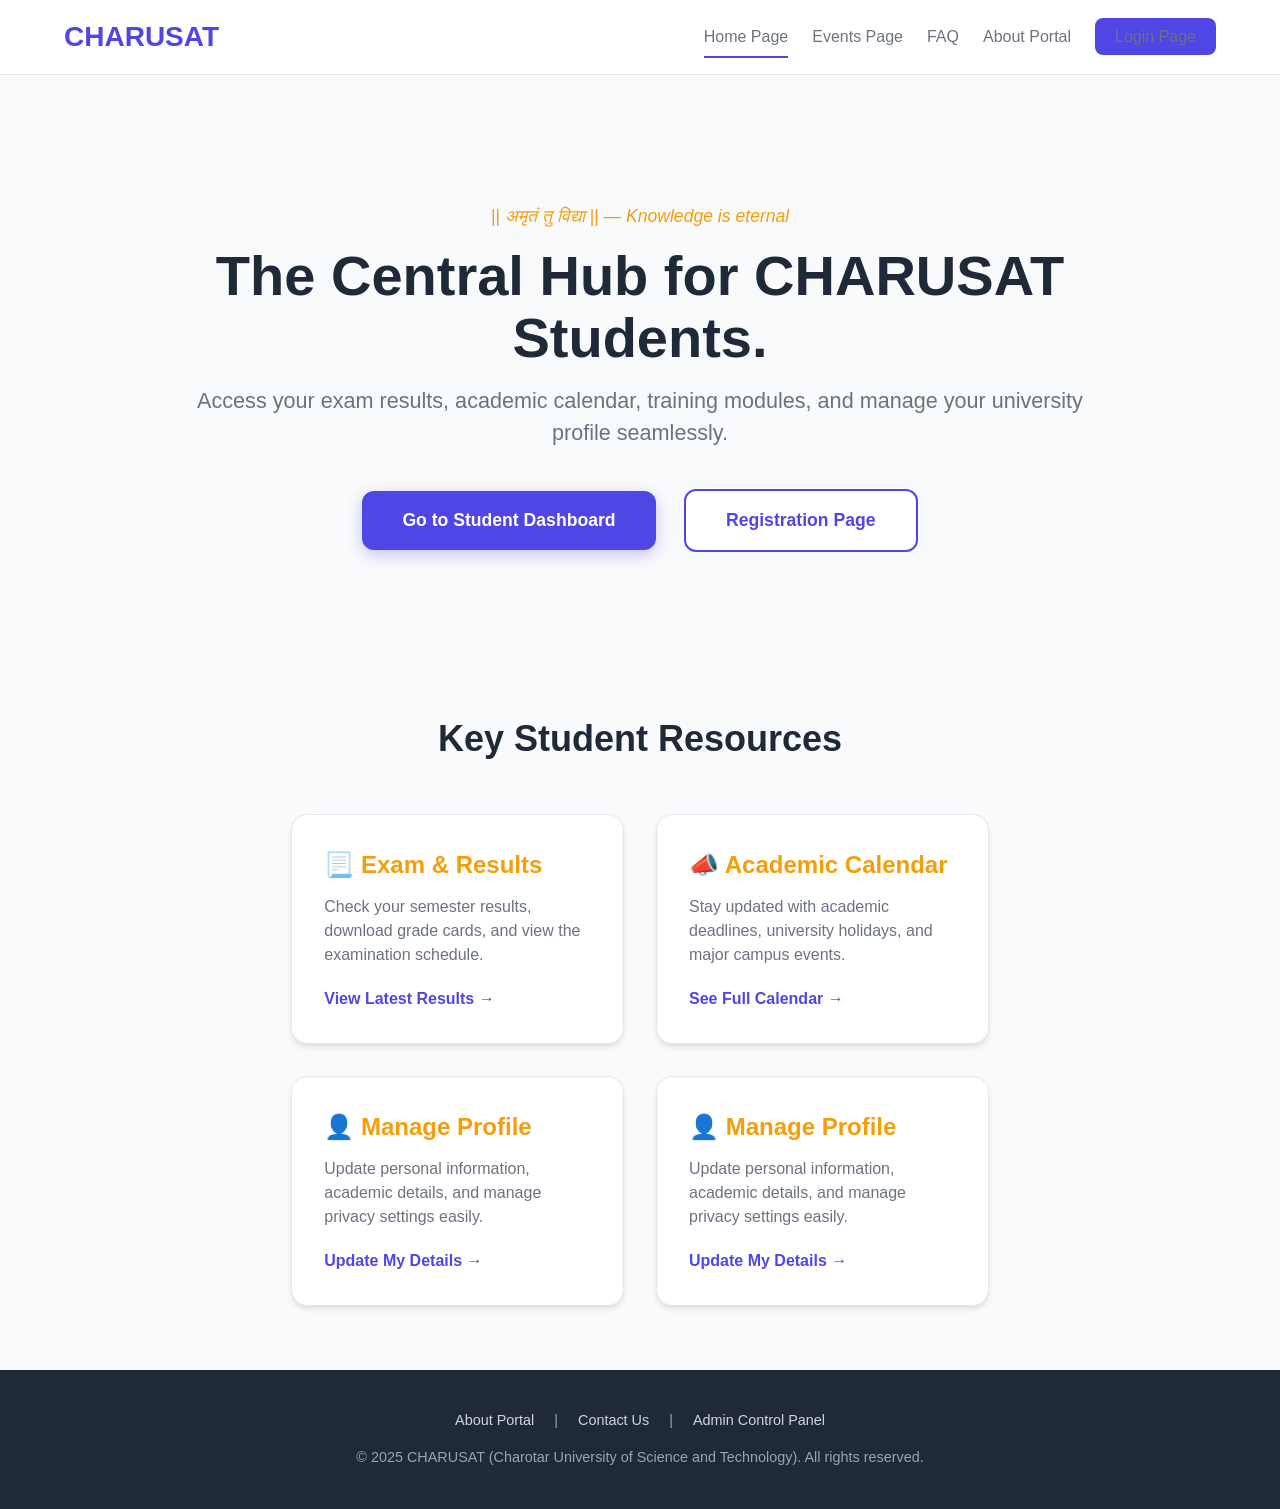
<file: index.html>
<!DOCTYPE html>
<html lang="en">

<head>
    <meta charset="UTF-8">
    <link rel="stylesheet" type="text/css" href="css/index.css">
    <meta name="viewport" content="width=device-width, initial-scale=1.0">
    <title>CHARUSAT | Student E-Portal - Knowledge is Eternal</title>
</head>

<body>
    <header class="main-header">
        <div class="logo">CHARUSAT</div>
        <nav class="main-nav">
            <ul>
                <li><a href="index.html" class="active">Home Page</a></li>
                <li><a href="events.html">Events Page</a></li>
                <li><a href="faq.html">FAQ</a></li>
                <li><a href="about.html">About Portal</a></li>
                <li><a href="login.html" class="nav-button">Login Page</a></li>
            </ul>
        </nav>
    </header>

    <section class="hero">
        <div class="hero-content">
            <p class="motto">|| अमृतं तु विद्या || — Knowledge is eternal</p>
            <h1>The Central Hub for CHARUSAT Students.</h1>
            <p>Access your exam results, academic calendar, training modules, and manage your university profile
                seamlessly.</p>
            <a href="dashboard.html" class="cta-button">Go to Student Dashboard</a>
            <a href="register.html" class="cta-button cta-secondary">Registration Page</a>
        </div>
    </section>

    <section class="quick-links">
        <h2>Key Student Resources</h2>
        <div class="card-grid">

            <div class="info-card">
                <h4>&#128195; Exam & Results</h4>
                <p>Check your semester results, download grade cards, and view the examination schedule.</p>
                <a href="dashboard.html" class="card-link">View Latest Results &rarr;</a>
            </div>

            <div class="info-card">
                <h4>&#128227; Academic Calendar</h4>
                <p>Stay updated with academic deadlines, university holidays, and major campus events.</p>
                <a href="events.html" class="card-link">See Full Calendar &rarr;</a>
            </div>

            <div class="info-card">
                <h4>&#128100; Manage Profile</h4>
                <p>Update personal information, academic details, and manage privacy settings easily.</p>
                <a href="profile.html" class="card-link">Update My Details &rarr;</a>
            </div>

            <div class="info-card">
                <h4>&#128100; Manage Profile</h4>
                <p>Update personal information, academic details, and manage privacy settings easily.</p>
                <a href="profile.html" class="card-link">Update My Details &rarr;</a>
            </div>
        </div>
    </section>

    <footer class="main-footer">
        <div class="footer-links">
            <a href="about.html">About Portal</a> |
            <a href="contact.html">Contact Us</a> |
            <a href="admin.html">Admin Control Panel</a>
        </div>
        <p>&copy; 2025 CHARUSAT (Charotar University of Science and Technology). All rights reserved.</p>
    </footer>
</body>

</html>
</file>
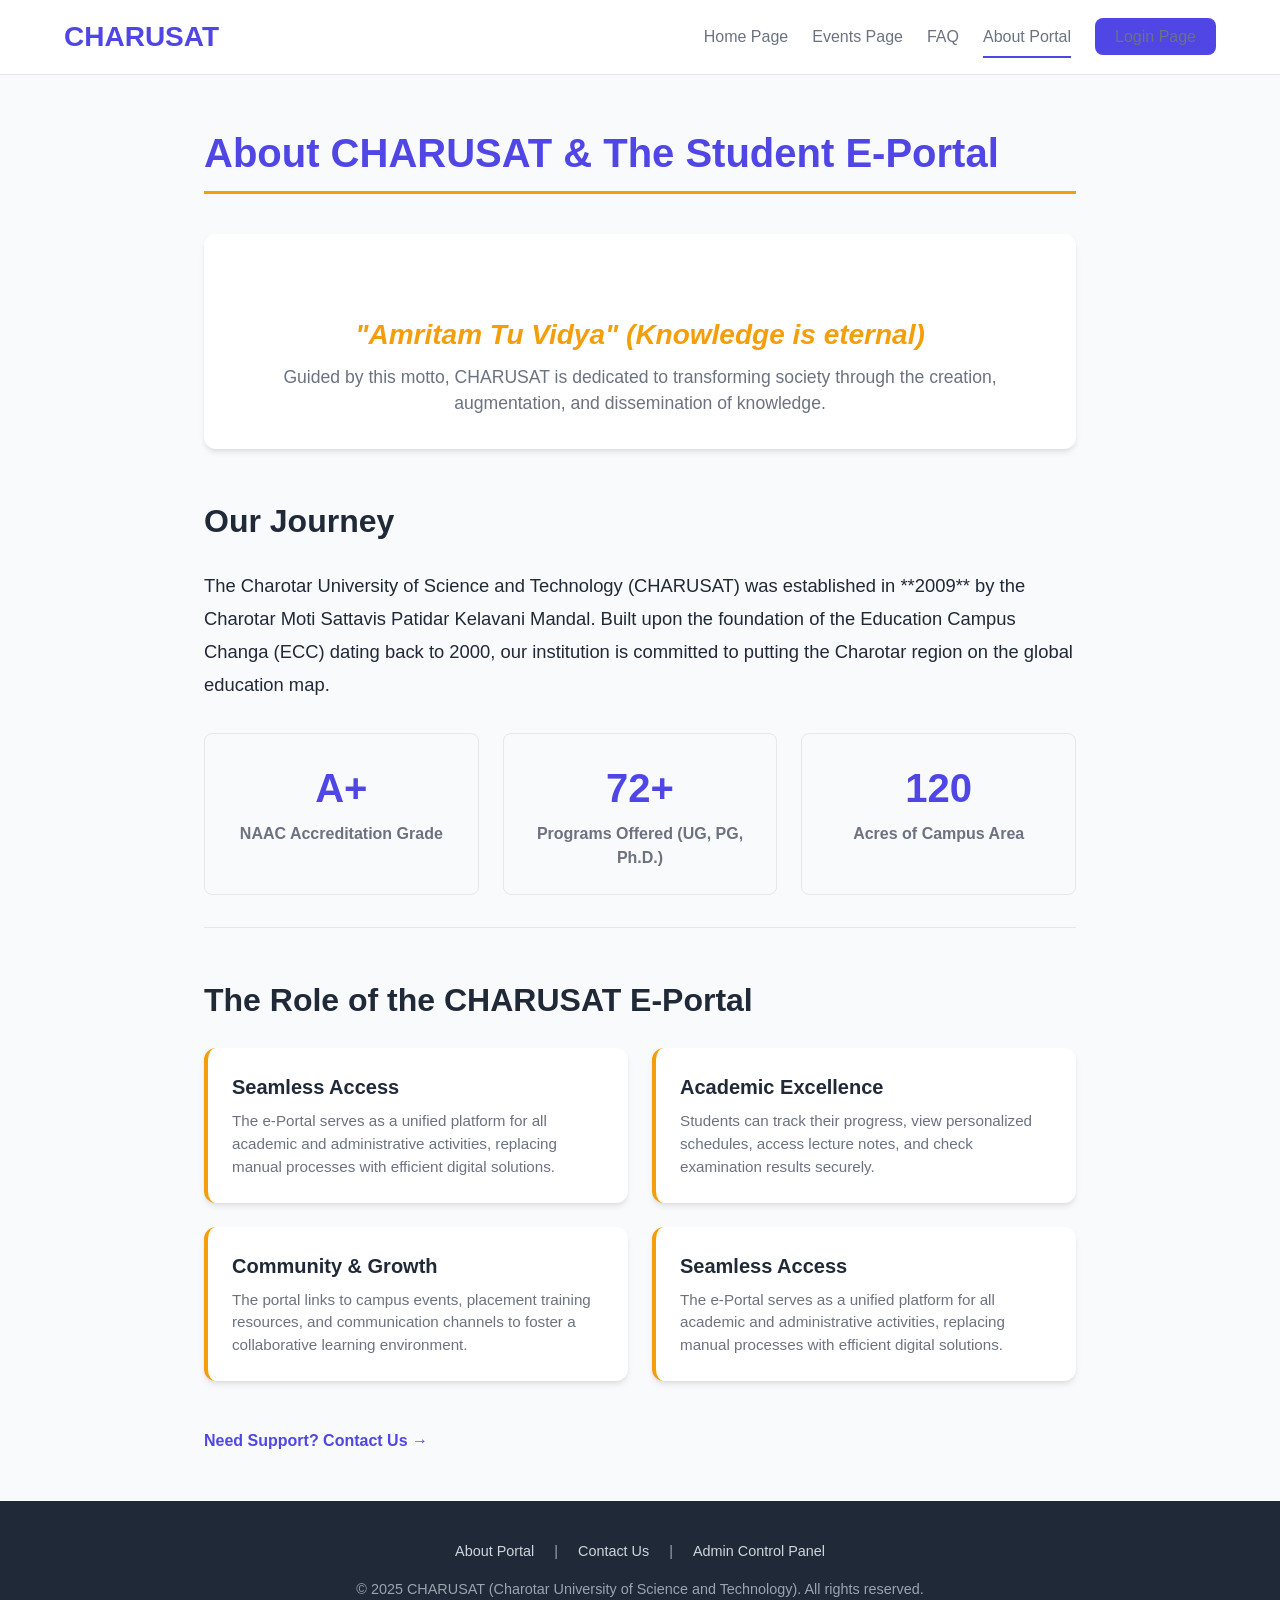
<file: about.html>
<!DOCTYPE html>
<html lang="en">

<head>
    <meta charset="UTF-8">
    <link rel="stylesheet" type="text/css" href="css/about.css">
    <meta name="viewport" content="width=device-width, initial-scale=1.0">
    <title>CHARUSAT | About Portal & University</title>

</head>

<body>
    <header class="main-header">
        <div class="logo">CHARUSAT</div>
        <nav class="main-nav">
            <ul>
                <li><a href="index.html">Home Page</a></li>
                <li><a href="events.html">Events Page</a></li>
                <li><a href="faq.html">FAQ</a></li>
                <li><a href="about.html" class="active">About Portal</a></li>
                <li><a href="login.html" class="nav-button">Login Page</a></li>
            </ul>
        </nav>
    </header>

    <main class="about-page-container">
        <h1>About CHARUSAT & The Student E-Portal</h1>

        <section class="motto-section">
            <h2 class="motto-text">"Amritam Tu Vidya" (Knowledge is eternal)</h2>
            <p>Guided by this motto, CHARUSAT is dedicated to transforming society through the creation, augmentation,
                and dissemination of knowledge.</p>
        </section>

        <section class="history-section">
            <h2>Our Journey</h2>
            <p class="lead-paragraph">The Charotar University of Science and Technology (CHARUSAT) was established in
                **2009** by the Charotar Moti Sattavis Patidar Kelavani Mandal. Built upon the foundation of the
                Education Campus Changa (ECC) dating back to 2000, our institution is committed to putting the Charotar
                region on the global education map.</p>

            <div class="stats-grid">
                <div class="stat-card">
                    <h3>A+</h3>
                    <p>NAAC Accreditation Grade</p>
                </div>
                <div class="stat-card">
                    <h3>72+</h3>
                    <p>Programs Offered (UG, PG, Ph.D.)</p>
                </div>
                <div class="stat-card">
                    <h3>120</h3>
                    <p>Acres of Campus Area</p>
                </div>
            </div>
        </section>

        <section class="portal-purpose-section">
            <h2>The Role of the CHARUSAT E-Portal</h2>
            <div class="features-list">
                <div class="feature-item">
                    <h4>Seamless Access</h4>
                    <p>The e-Portal serves as a unified platform for all academic and administrative activities,
                        replacing manual processes with efficient digital solutions.</p>
                </div>
                <div class="feature-item">
                    <h4>Academic Excellence</h4>
                    <p>Students can track their progress, view personalized schedules, access lecture notes, and check
                        examination results securely.</p>
                </div>
                <div class="feature-item">
                    <h4>Community & Growth</h4>
                    <p>The portal links to campus events, placement training resources, and communication channels to
                        foster a collaborative learning environment.</p>
                </div>
                <div class="feature-item">
                    <h4>Seamless Access</h4>
                    <p>The e-Portal serves as a unified platform for all academic and administrative activities,
                        replacing manual processes with efficient digital solutions.</p>
                </div>
            </div>
            <a href="contact.html" class="primary-link">Need Support? Contact Us →</a>
        </section>
    </main>

    <footer class="main-footer">
        <div class="footer-links">
            <a href="about.html">About Portal</a> |
            <a href="contact.html">Contact Us</a> |
            <a href="admin.html">Admin Control Panel</a>
        </div>
        <p>&copy; 2025 CHARUSAT (Charotar University of Science and Technology). All rights reserved.</p>
    </footer>

</body>

</html>
</file>
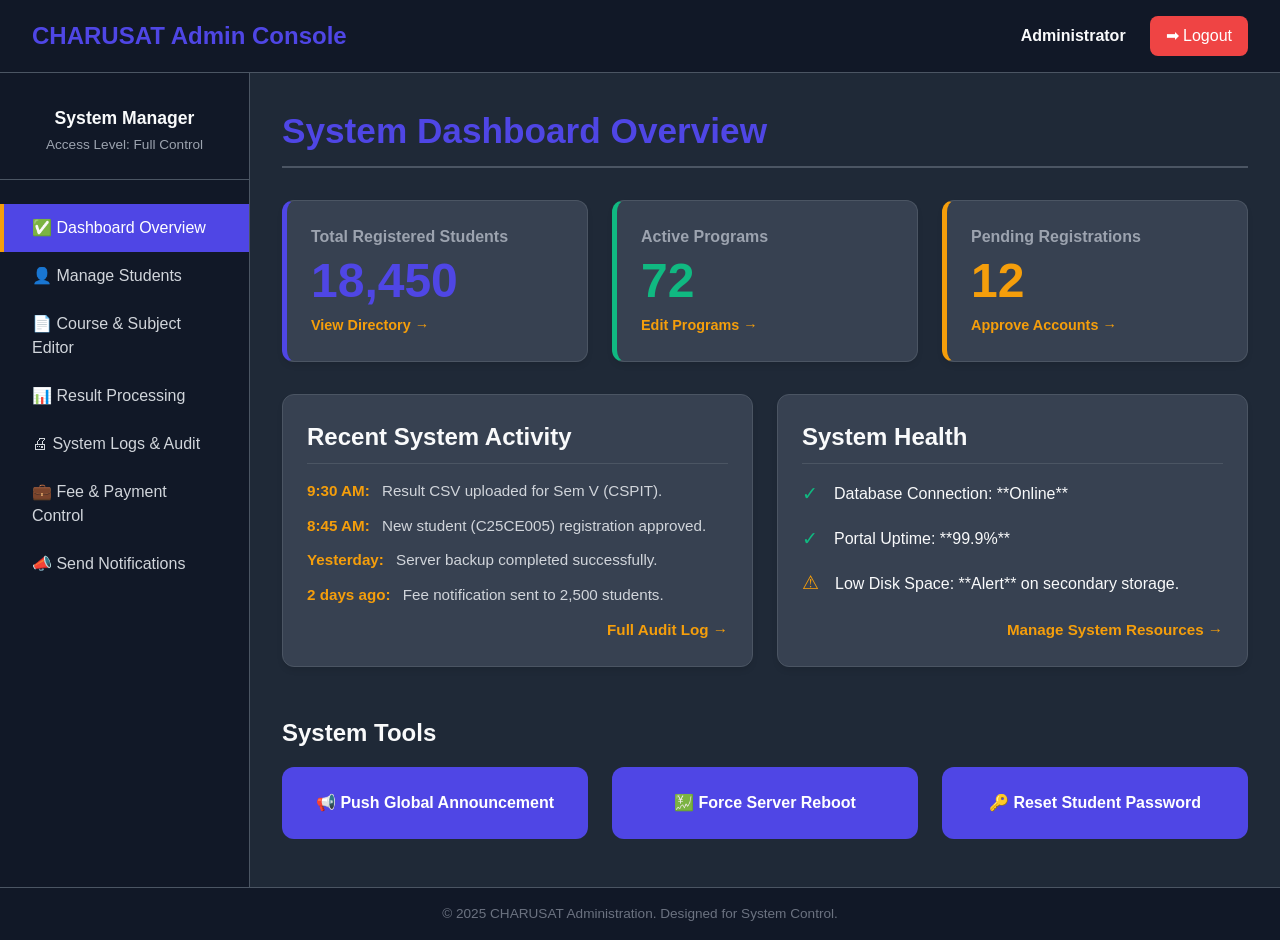
<file: admin.html>
<!DOCTYPE html>
<html lang="en">

<head>
    <meta charset="UTF-8">
    <meta name="viewport" content="width=device-width, initial-scale=1.0">
    <title>CHARUSAT | Admin Control Panel</title>
    <link rel="stylesheet" type="text/css" href="css/admin.css">
</head>

<body>
    <header class="admin-header">
        <div class="logo">CHARUSAT Admin Console</div>
        <div class="header-actions">
            <a href="#" class="admin-link">Administrator</a>
            <a href="login.html" class="logout-button">&#10145; Logout</a>
        </div>
    </header>

    <div class="admin-layout">
        <aside class="sidebar-nav">
            <div class="admin-summary">
                <h4>System Manager</h4>
                <p>Access Level: Full Control</p>
            </div>

            <nav class="side-menu">
                <ul>
                    <li><a href="admin.html" class="active">&#9989; Dashboard Overview</a></li>
                    <li><a href="#">&#128100; Manage Students</a></li>
                    <li><a href="#">&#128196; Course & Subject Editor</a></li>
                    <li><a href="#">&#128202; Result Processing</a></li>
                    <li><a href="#">&#128424; System Logs & Audit</a></li>
                    <li><a href="#">&#128188; Fee & Payment Control</a></li>
                    <li><a href="#">&#128227; Send Notifications</a></li>
                </ul>
            </nav>
        </aside>

        <main class="main-content">

            <h1>System Dashboard Overview</h1>

            <section class="metrics-grid">
                <div class="metric-card student-card">
                    <h4>Total Registered Students</h4>
                    <p class="big-number">18,450</p>
                    <a href="#">View Directory &rarr;</a>
                </div>
                <div class="metric-card course-card">
                    <h4>Active Programs</h4>
                    <p class="big-number">72</p>
                    <a href="#">Edit Programs &rarr;</a>
                </div>
                <div class="metric-card pending-card">
                    <h4>Pending Registrations</h4>
                    <p class="big-number">12</p>
                    <a href="#">Approve Accounts &rarr;</a>
                </div>
            </section>

            <div class="two-column-area">

                <section class="card activity-log-card">
                    <h3>Recent System Activity</h3>
                    <ul>
                        <li><span class="activity-time">9:30 AM:</span> Result CSV uploaded for Sem V (CSPIT).</li>
                        <li><span class="activity-time">8:45 AM:</span> New student (C25CE005) registration approved.
                        </li>
                        <li><span class="activity-time">Yesterday:</span> Server backup completed successfully.</li>
                        <li><span class="activity-time">2 days ago:</span> Fee notification sent to 2,500 students.</li>
                    </ul>
                    <a href="#" class="card-link">Full Audit Log &rarr;</a>
                </section>

                <section class="card system-status-card">
                    <h3>System Health</h3>
                    <div class="status-item healthy">
                        <span class="status-icon">&#10003;</span>
                        <p>Database Connection: **Online**</p>
                    </div>
                    <div class="status-item healthy">
                        <span class="status-icon">&#10003;</span>
                        <p>Portal Uptime: **99.9%**</p>
                    </div>
                    <div class="status-item warning">
                        <span class="status-icon">&#9888;</span>
                        <p>Low Disk Space: **Alert** on secondary storage.</p>
                    </div>
                    <a href="#" class="card-link">Manage System Resources &rarr;</a>
                </section>
            </div>

            <section class="quick-actions-section">
                <h3>System Tools</h3>
                <div class="action-buttons-grid">
                    <a href="#" class="action-btn">&#128226; Push Global Announcement</a>
                    <a href="#" class="action-btn">&#128185; Force Server Reboot</a>
                    <a href="#" class="action-btn">&#128273; Reset Student Password</a>
                </div>
            </section>

        </main>
    </div>

    <footer class="admin-footer">
        <p>&copy; 2025 CHARUSAT Administration. Designed for System Control.</p>
    </footer>
</body>

</html>
</file>
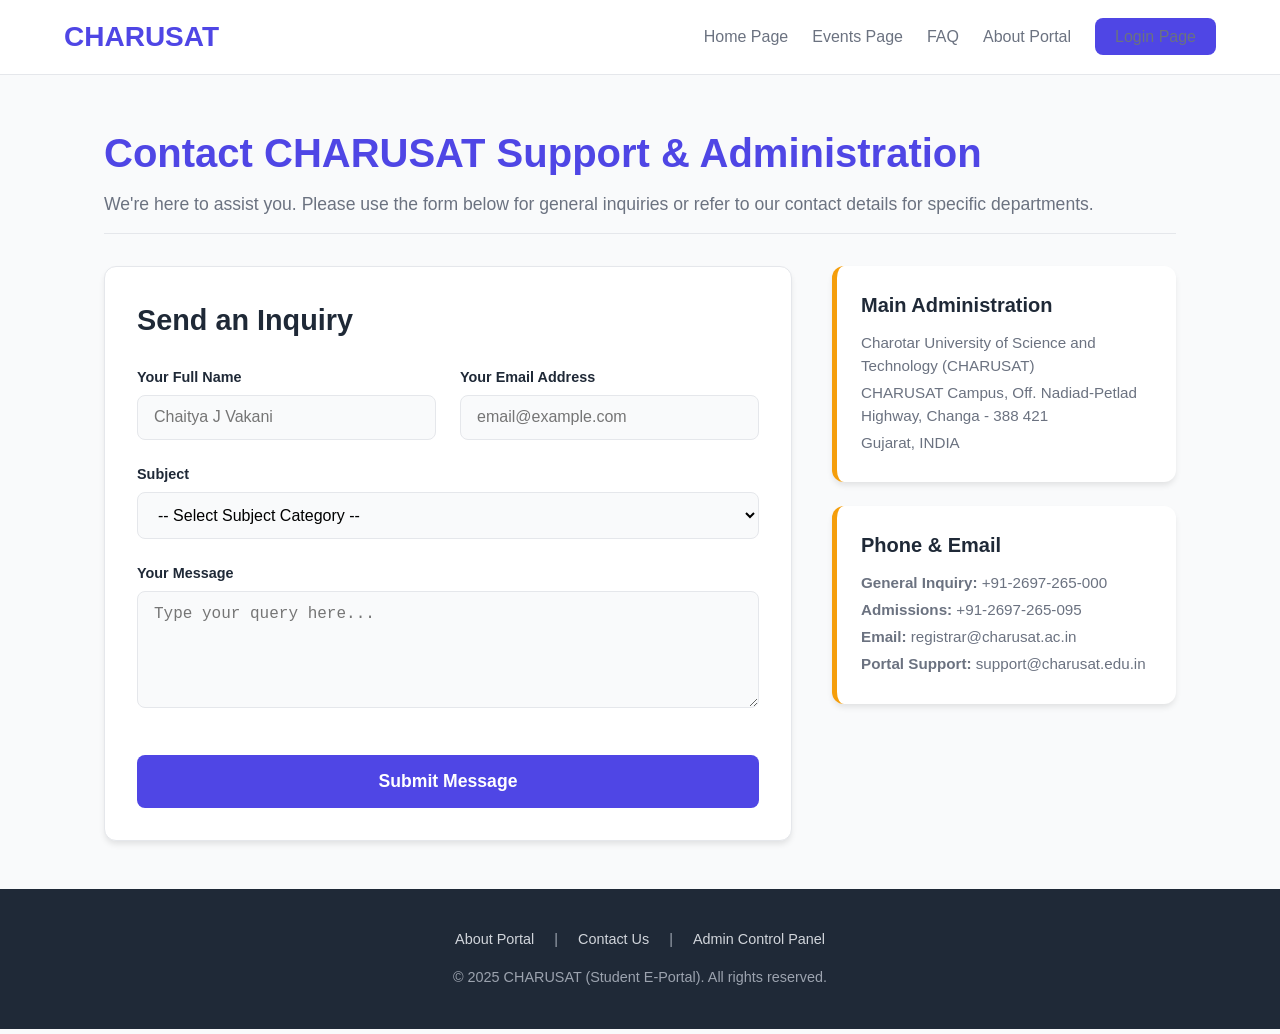
<file: contact.html>
<!DOCTYPE html>
<html lang="en">

<head>
    <meta charset="UTF-8">
    <meta name="viewport" content="width=device-width, initial-scale=1.0">
    <title>CHARUSAT | Contact Us & Support</title>
    <link rel="stylesheet" type="text/css" href="css/contact.css">
</head>

<body>
    <header class="main-header">
        <div class="logo">CHARUSAT</div>
        <nav class="main-nav">
            <ul>
                <li><a href="index.html">Home Page</a></li>
                <li><a href="events.html">Events Page</a></li>
                <li><a href="faq.html">FAQ</a></li>
                <li><a href="about.html">About Portal</a></li>
                <li><a href="login.html" class="nav-button">Login Page</a></li>
            </ul>
        </nav>
    </header>

    <main class="contact-page-container">
        <h1>Contact CHARUSAT Support & Administration</h1>
        <p class="subtitle">We're here to assist you. Please use the form below for general inquiries or refer to our
            contact details for specific departments.</p>

        <div class="contact-grid">

            <section class="contact-form-section card">
                <h2>Send an Inquiry</h2>
                <form action="#" method="POST" class="contact-form">

                    <div class="form-group">
                        <label for="name">Your Full Name</label>
                        <input type="text" id="name" name="name" placeholder="Chaitya J Vakani" required>
                    </div>

                    <div class="form-group">
                        <label for="email">Your Email Address</label>
                        <input type="email" id="email" name="email" placeholder="email@example.com" required>
                    </div>

                    <div class="form-group">
                        <label for="subject">Subject</label>
                        <select id="subject" name="subject" required>
                            <option value="">-- Select Subject Category --</option>
                            <option value="Portal">Portal Technical Support</option>
                            <option value="Fees">Fee & Accounts Inquiry</option>
                            <option value="Admission">Admission Process</option>
                            <option value="General">General Inquiry</option>
                        </select>
                    </div>

                    <div class="form-group full-width">
                        <label for="message">Your Message</label>
                        <textarea id="message" name="message" rows="5" placeholder="Type your query here..."
                            required></textarea>
                    </div>

                    <button type="submit" class="submit-button primary-bg">Submit Message</button>
                </form>
            </section>

            <section class="contact-details-section">

                <div class="info-card">
                    <h4>Main Administration</h4>
                    <p>Charotar University of Science and Technology (CHARUSAT)</p>
                    <p>CHARUSAT Campus, Off. Nadiad-Petlad Highway, Changa - 388 421</p>
                    <p>Gujarat, INDIA</p>
                </div>

                <div class="info-card">
                    <h4>Phone & Email</h4>
                    <p><strong>General Inquiry:</strong> +91-2697-265-000</p>
                    <p><strong>Admissions:</strong> +91-2697-265-095</p>
                    <p><strong>Email:</strong> registrar@charusat.ac.in</p>
                    <p><strong>Portal Support:</strong> support@charusat.edu.in</p>
                </div>


            </section>

        </div>
    </main>

    <footer class="main-footer">
        <div class="footer-links">
            <a href="about.html">About Portal</a> |
            <a href="contact.html">Contact Us</a> |
            <a href="admin.html">Admin Control Panel</a>
        </div>
        <p>&copy; 2025 CHARUSAT (Student E-Portal). All rights reserved.</p>
    </footer>
</body>

</html>
</file>
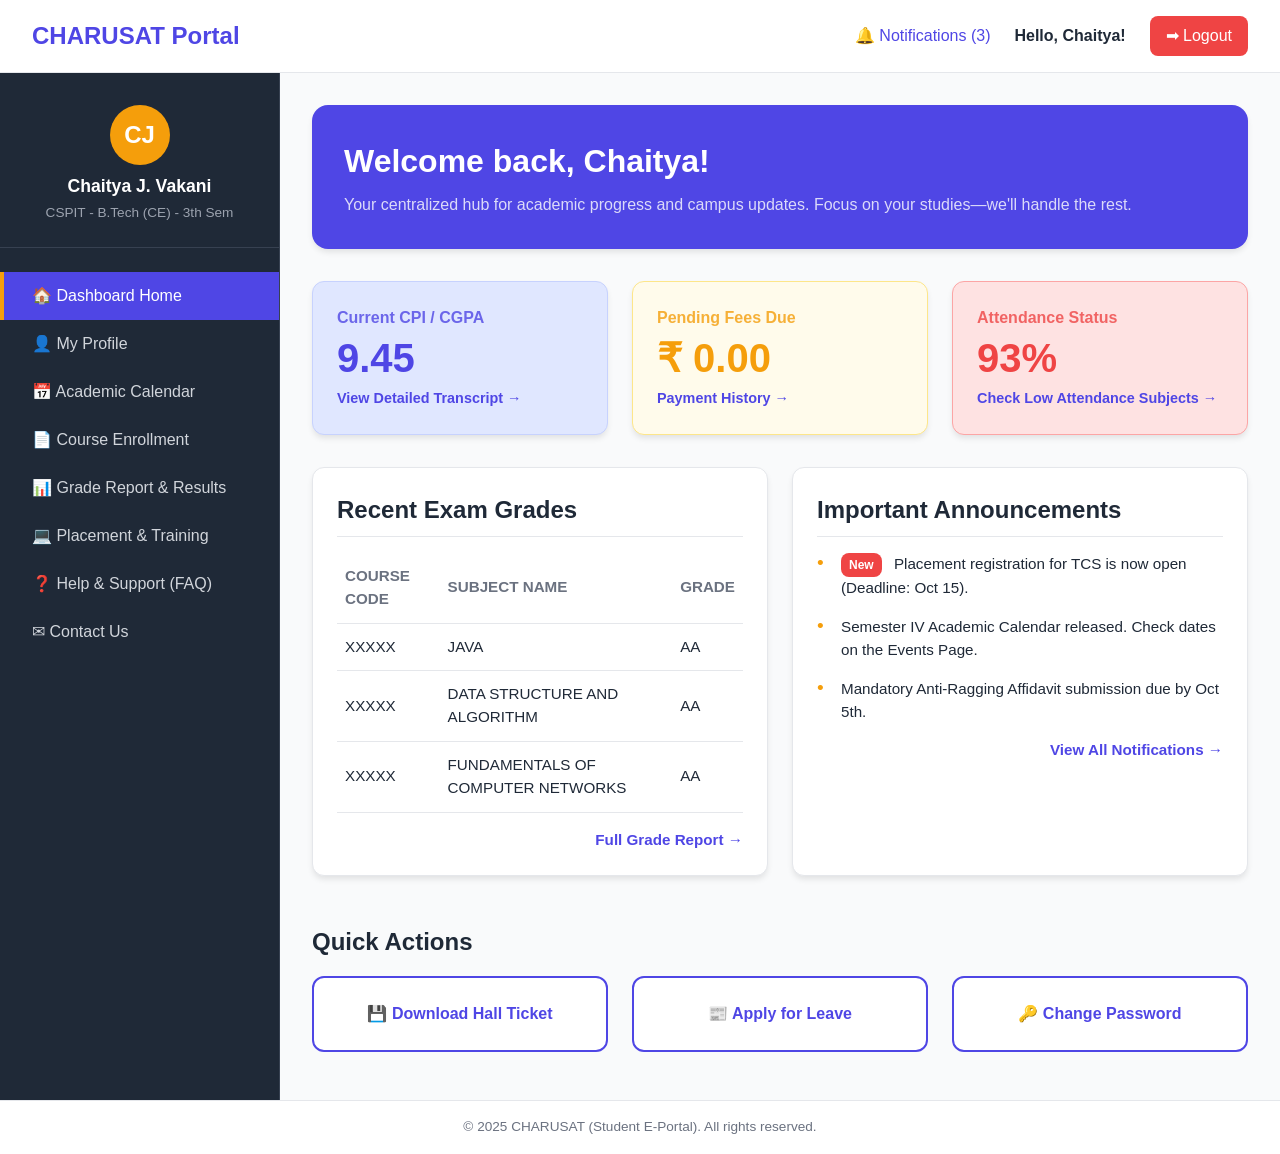
<file: dashboard.html>
<!DOCTYPE html>
<html lang="en">

<head>
    <meta charset="UTF-8">
    <meta name="viewport" content="width=device-width, initial-scale=1.0">
    <title>CHARUSAT | Student Dashboard</title>
    <link rel="stylesheet" type="text/css" href="css/dashboard.css">
</head>

<body>
    <header class="top-header">
        <div class="logo">CHARUSAT Portal</div>
        <div class="header-actions">
            <a href="#" class="icon-link">&#128276; Notifications (3)</a>
            <a href="profile.html" class="profile-link">Hello, Chaitya!</a>
            <a href="login.html" class="logout-button">&#10145; Logout</a>
        </div>
    </header>

    <div class="dashboard-layout">

        <aside class="sidebar-nav">
            <div class="profile-summary">
                <div class="profile-avatar">CJ</div>
                <h4>Chaitya J. Vakani</h4>
                <p>CSPIT - B.Tech (CE) - 3th Sem</p>
            </div>

            <nav class="side-menu">
                <ul>
                    <li><a href="dashboard.html" class="active">&#127968; Dashboard Home</a></li>
                    <li><a href="profile.html">&#128100; My Profile</a></li>
                    <li><a href="events.html">&#128197; Academic Calendar</a></li>
                    <li><a href="#">&#128196; Course Enrollment</a></li>
                    <li><a href="#">&#128202; Grade Report & Results</a></li>
                    <li><a href="#">&#128187; Placement & Training</a></li>
                    <li><a href="faq.html">&#10067; Help & Support (FAQ)</a></li>
                    <li><a href="contact.html">&#9993; Contact Us</a></li>
                </ul>
            </nav>
        </aside>

        <main class="main-content">

            <section class="welcome-banner">
                <h2>Welcome back, Chaitya!</h2>
                <p>Your centralized hub for academic progress and campus updates. Focus on your studies—we'll handle the
                    rest.</p>
            </section>

            <section class="status-grid">
                <div class="status-card primary-bg">
                    <h4>Current CPI / CGPA</h4>
                    <p class="big-number">9.45</p>
                    <a href="#">View Detailed Transcript &rarr;</a>
                </div>
                <div class="status-card secondary-bg">
                    <h4>Pending Fees Due</h4>
                    <p class="big-number">₹ 0.00</p>
                    <a href="#">Payment History &rarr;</a>
                </div>
                <div class="status-card warning-bg">
                    <h4>Attendance Status</h4>
                    <p class="big-number">93%</p>
                    <a href="#">Check Low Attendance Subjects &rarr;</a>
                </div>
            </section>

            <div class="two-column-area">

                <section class="card results-card">
                    <h3>Recent Exam Grades</h3>
                    <table>
                        <thead>
                            <tr>
                                <th>Course Code</th>
                                <th>Subject Name</th>
                                <th>Grade</th>
                            </tr>
                        </thead>
                        <tbody>
                            <tr>
                                <td>XXXXX</td>
                                <td>JAVA</td>
                                <td>AA</td>
                            </tr>
                            <tr>
                                <td>XXXXX</td>
                                <td>DATA STRUCTURE AND ALGORITHM </td>
                                <td>AA</td>
                            </tr>
                            <tr>
                                <td>XXXXX</td>
                                <td>FUNDAMENTALS OF COMPUTER NETWORKS</td>
                                <td>AA</td>
                            </tr>
                        </tbody>
                    </table>
                    <a href="#" class="card-link">Full Grade Report &rarr;</a>
                </section>

                <section class="card announcements-card">
                    <h3>Important Announcements</h3>
                    <ul>
                        <li><span class="tag important">New</span> Placement registration for TCS is now open (Deadline:
                            Oct 15).</li>
                        <li>Semester IV Academic Calendar released. Check dates on the Events Page.</li>
                        <li>Mandatory Anti-Ragging Affidavit submission due by Oct 5th.</li>
                    </ul>
                    <a href="#" class="card-link">View All Notifications &rarr;</a>
                </section>
            </div>

            <section class="quick-actions-section">
                <h3>Quick Actions</h3>
                <div class="action-buttons-grid">
                    <a href="#" class="action-btn">&#128190; Download Hall Ticket</a>
                    <a href="#" class="action-btn">&#128240; Apply for Leave</a>
                    <a href="#" class="action-btn">&#128273; Change Password</a>
                </div>
            </section>

        </main>
    </div>

    <footer class="main-footer">
        <p>&copy; 2025 CHARUSAT (Student E-Portal). All rights reserved.</p>
    </footer>
</body>

</html>
</file>
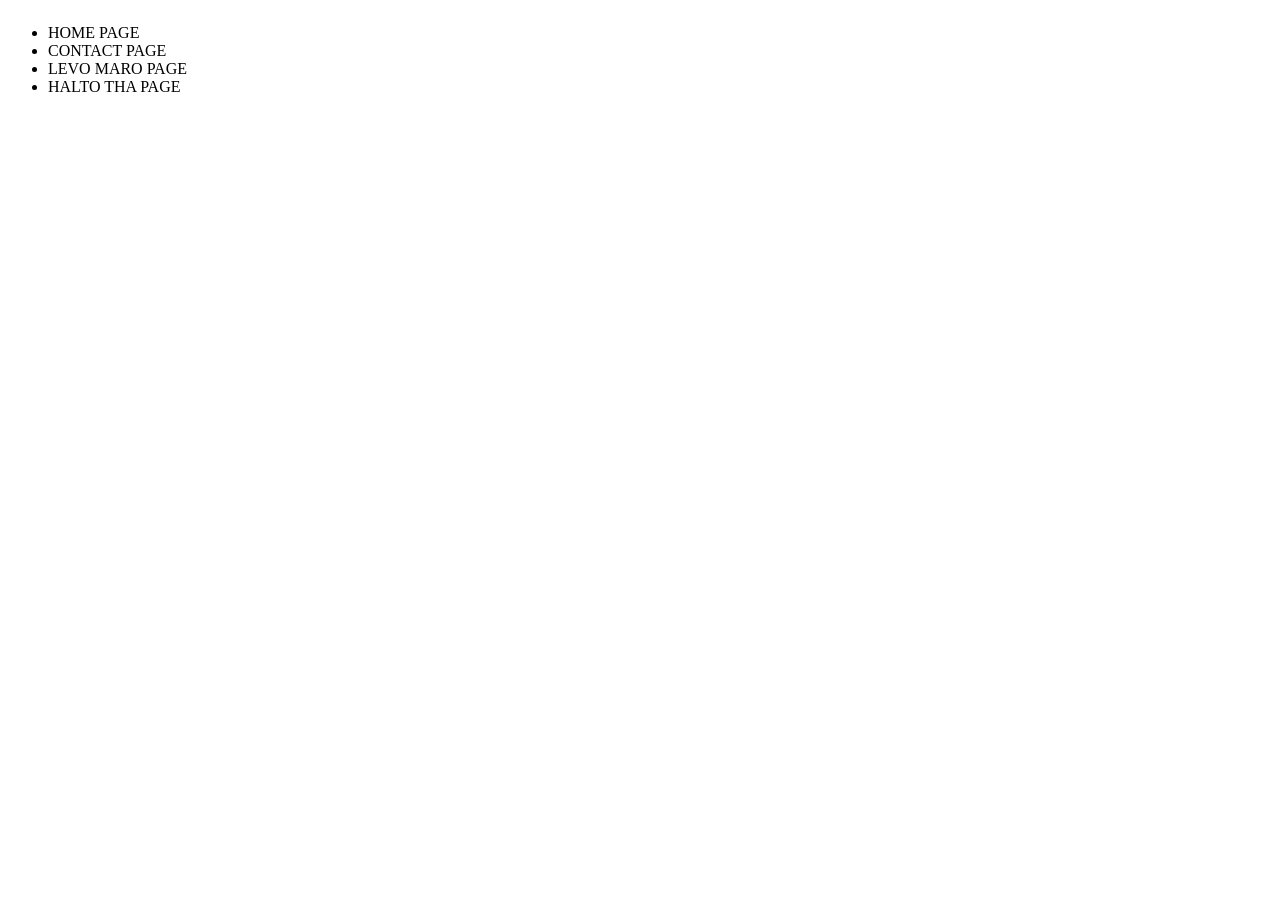
<file: demo.html>
<!DOCTYPE html>
<html lang="en">

<head>
    <meta charset="UTF-8">
    <meta name="viewport" content="width=device-width, initial-scale=1.0">
    <title>Document</title>
</head>

<body>
    <header>
        <nav class="nav " style="display: flex;">
            <ul>
                <li>HOME PAGE</li>
                <li>CONTACT PAGE</li>
                <li>LEVO MARO PAGE</li>
                <li>HALTO THA PAGE</li>

            </ul>
        </nav>
    </header>
</body>

</html>
</file>
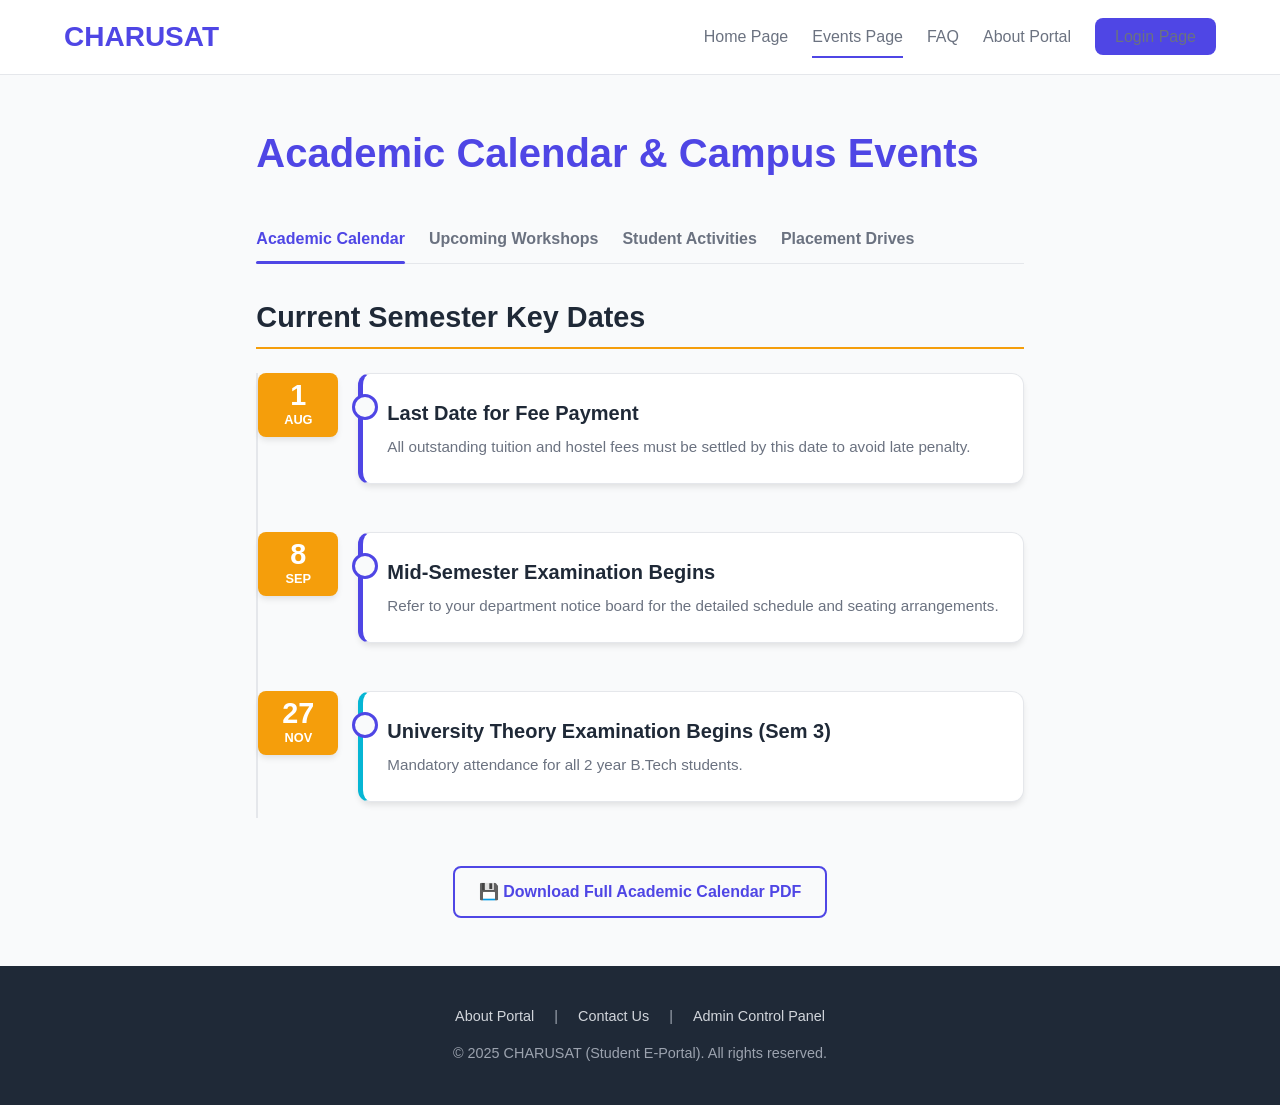
<file: events.html>
<!DOCTYPE html>
<html lang="en">

<head>
    <meta charset="UTF-8">
    <meta name="viewport" content="width=device-width, initial-scale=1.0">
    <title>CHARUSAT | Events Page - Academic Calendar & Activities</title>
    <link rel="stylesheet" type="text/css" href="css/events.css">
</head>

<body>
    <header class="main-header">
        <div class="logo">CHARUSAT</div>
        <nav class="main-nav">
            <ul>
                <li><a href="index.html">Home Page</a></li>
                <li><a href="events.html" class="active">Events Page</a></li>
                <li><a href="faq.html">FAQ</a></li>
                <li><a href="about.html">About Portal</a></li>
                <li><a href="login.html" class="nav-button">Login Page</a></li>
            </ul>
        </nav>
    </header>

    <main class="events-page-container">
        <h1>Academic Calendar & Campus Events</h1>

        <div class="events-tabs">
            <a href="#" class="tab-item active">Academic Calendar</a>
            <a href="#" class="tab-item">Upcoming Workshops</a>
            <a href="#" class="tab-item">Student Activities</a>
            <a href="#" class="tab-item">Placement Drives</a>
        </div>

        <section class="calendar-section">
            <h2>Current Semester Key Dates</h2>

            <div class="event-timeline">

                <div class="timeline-item">
                    <div class="timeline-date">
                        <span class="day">1</span>
                        <span class="month">AUG</span>
                    </div>
                    <div class="timeline-content academic">
                        <h4>Last Date for Fee Payment</h4>
                        <p>All outstanding tuition and hostel fees must be settled by this date to avoid late penalty.
                        </p>
                    </div>
                </div>

                <div class="timeline-item">
                    <div class="timeline-date">
                        <span class="day">8</span>
                        <span class="month">SEP</span>
                    </div>
                    <div class="timeline-content academic">
                        <h4>Mid-Semester Examination Begins</h4>
                        <p>Refer to your department notice board for the detailed schedule and seating arrangements.</p>
                    </div>
                </div>

                <div class="timeline-item">
                    <div class="timeline-date">
                        <span class="day">27</span>
                        <span class="month">NOV</span>
                    </div>
                    <div class="timeline-content placement">
                        <h4>University Theory Examination Begins (Sem 3)</h4>
                        <p>Mandatory attendance for all 2 year B.Tech students.</p>
                    </div>
                </div>

            </div>

            <div class="calendar-footer">
                <a href="#" class="download-link">&#128190; Download Full Academic Calendar PDF</a>
            </div>
        </section>
    </main>

    <footer class="main-footer">
        <div class="footer-links">
            <a href="about.html">About Portal</a> |
            <a href="contact.html">Contact Us</a> |
            <a href="admin.html">Admin Control Panel</a>
        </div>
        <p>&copy; 2025 CHARUSAT (Student E-Portal). All rights reserved.</p>
    </footer>
</body>

</html>
</file>
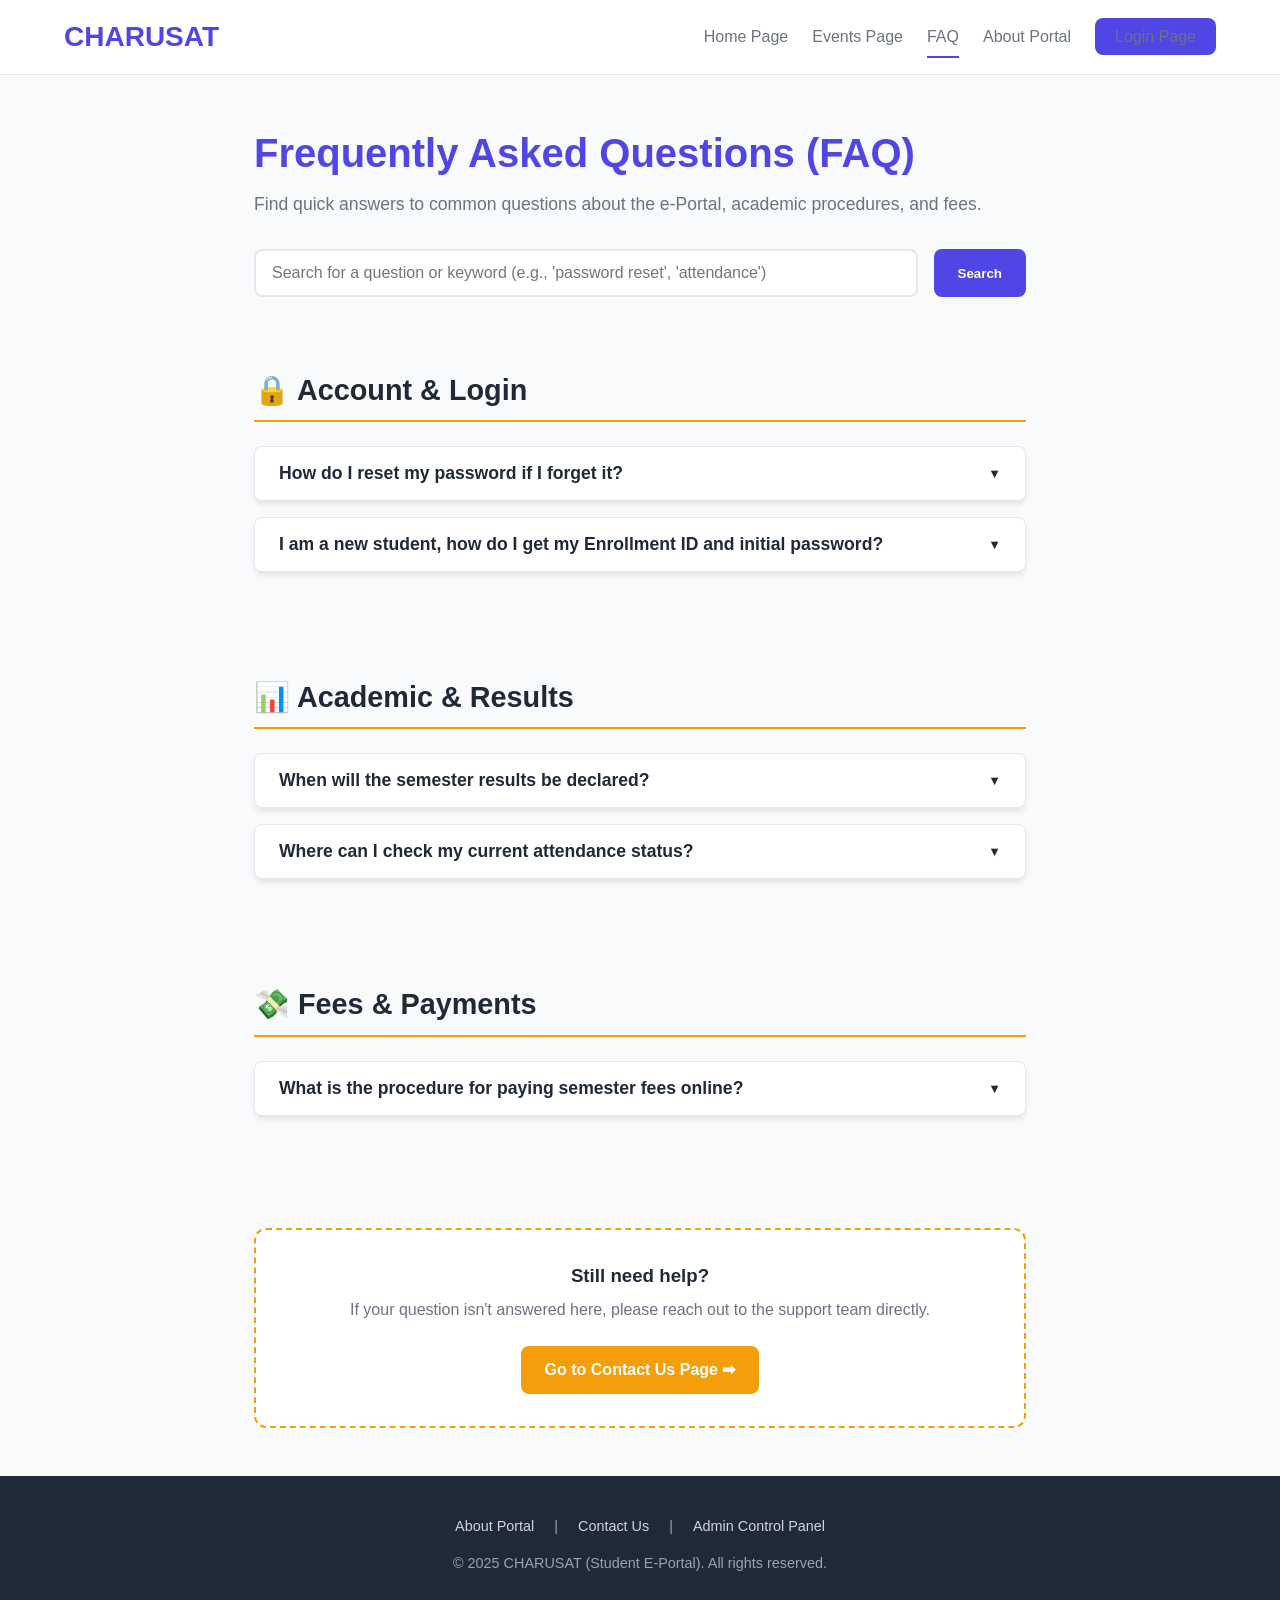
<file: faq.html>
<!DOCTYPE html>
<html lang="en">

<head>
    <meta charset="UTF-8">
    <meta name="viewport" content="width=device-width, initial-scale=1.0">
    <title>CHARUSAT | FAQ - Help & Support</title>
    <link rel="stylesheet" type="text/css" href="css/faq.css">
</head>

<body>
    <header class="main-header">
        <div class="logo">CHARUSAT</div>
        <nav class="main-nav">
            <ul>
                <li><a href="index.html">Home Page</a></li>
                <li><a href="events.html">Events Page</a></li>
                <li><a href="faq.html" class="active">FAQ</a></li>
                <li><a href="about.html">About Portal</a></li>
                <li><a href="login.html" class="nav-button">Login Page</a></li>
            </ul>
        </nav>
    </header>

    <main class="faq-page-container">
        <h1>Frequently Asked Questions (FAQ)</h1>
        <p class="subtitle">Find quick answers to common questions about the e-Portal, academic procedures, and fees.
        </p>

        <div class="search-bar">
            <input type="text" placeholder="Search for a question or keyword (e.g., 'password reset', 'attendance')">
            <button>Search</button>
        </div>

        <div class="faq-categories">
            <section class="faq-section">
                <h2>&#128274; Account & Login</h2>

                <div class="faq-item">
                    <button class="question-toggle" onclick="this.classList.toggle('open')">
                        How do I reset my password if I forget it?
                        <span class="icon">&#9660;</span>
                    </button>
                    <div class="answer-content">
                        <p>If you forget your password, navigate to the **Login Page** and click on the **'Forgot
                            Password?'** link. You will be prompted to enter your registered Enrollment ID or email
                            address to receive a password reset link.</p>
                    </div>
                </div>

                <div class="faq-item">
                    <button class="question-toggle" onclick="this.classList.toggle('open')">
                        I am a new student, how do I get my Enrollment ID and initial password?
                        <span class="icon">&#9660;</span>
                    </button>
                    <div class="answer-content">
                        <p>New students must first complete the **Registration** process using the Provisional Admission
                            Number provided by the administration. Your permanent Enrollment ID and initial password
                            will be sent to your registered email address upon verification.</p>
                    </div>
                </div>
            </section>

            <section class="faq-section">
                <h2>&#128202; Academic & Results</h2>

                <div class="faq-item">
                    <button class="question-toggle" onclick="this.classList.toggle('open')">
                        When will the semester results be declared?
                        <span class="icon">&#9660;</span>
                    </button>
                    <div class="answer-content">
                        <p>Results are typically declared **4 to 6 weeks** after the final examination date. Check the
                            **Dashboard** under 'Recent Exam Grades' and the 'Academic Calendar' on the **Events Page**
                            for official notification dates.</p>
                    </div>
                </div>

                <div class="faq-item">
                    <button class="question-toggle" onclick="this.classList.toggle('open')">
                        Where can I check my current attendance status?
                        <span class="icon">&#9660;</span>
                    </button>
                    <div class="answer-content">
                        <p>Your current attendance percentage for all subjects is displayed on your **Student
                            Dashboard** under the 'Attendance Status' card. Detailed subject-wise breakdown is available
                            via the link provided there.</p>
                    </div>
                </div>
            </section>

            <section class="faq-section">
                <h2>&#128184; Fees & Payments</h2>

                <div class="faq-item">
                    <button class="question-toggle" onclick="this.classList.toggle('open')">
                        What is the procedure for paying semester fees online?
                        <span class="icon">&#9660;</span>
                    </button>
                    <div class="answer-content">
                        <p>Login to your **Dashboard**, navigate to the 'Pending Fees Due' section, and click the link
                            to the payment portal. We accept payment via Debit/Credit Card, Net Banking, and UPI.</p>
                    </div>
                </div>
            </section>

            <div class="support-link-card">
                <h3>Still need help?</h3>
                <p>If your question isn't answered here, please reach out to the support team directly.</p>
                <a href="contact.html" class="contact-button">Go to Contact Us Page &#10145;</a>
            </div>

        </div>
    </main>

    <footer class="main-footer">
        <div class="footer-links">
            <a href="about.html">About Portal</a> |
            <a href="contact.html">Contact Us</a> |
            <a href="admin.html">Admin Control Panel</a>
        </div>
        <p>&copy; 2025 CHARUSAT (Student E-Portal). All rights reserved.</p>
    </footer>

    <script>
        // Simple client-side script for FAQ accordion functionality
        document.querySelectorAll('.question-toggle').forEach(button => {
            button.addEventListener('click', () => {
                const answer = button.nextElementSibling;
                const isExpanded = button.classList.contains('open');

                // Toggle max-height for smooth transition (CSS handles the transition)
                if (isExpanded) {
                    answer.style.maxHeight = answer.scrollHeight + "px";
                } else {
                    answer.style.maxHeight = null;
                }
            });
        });
    </script>
</body>

</html>
</file>
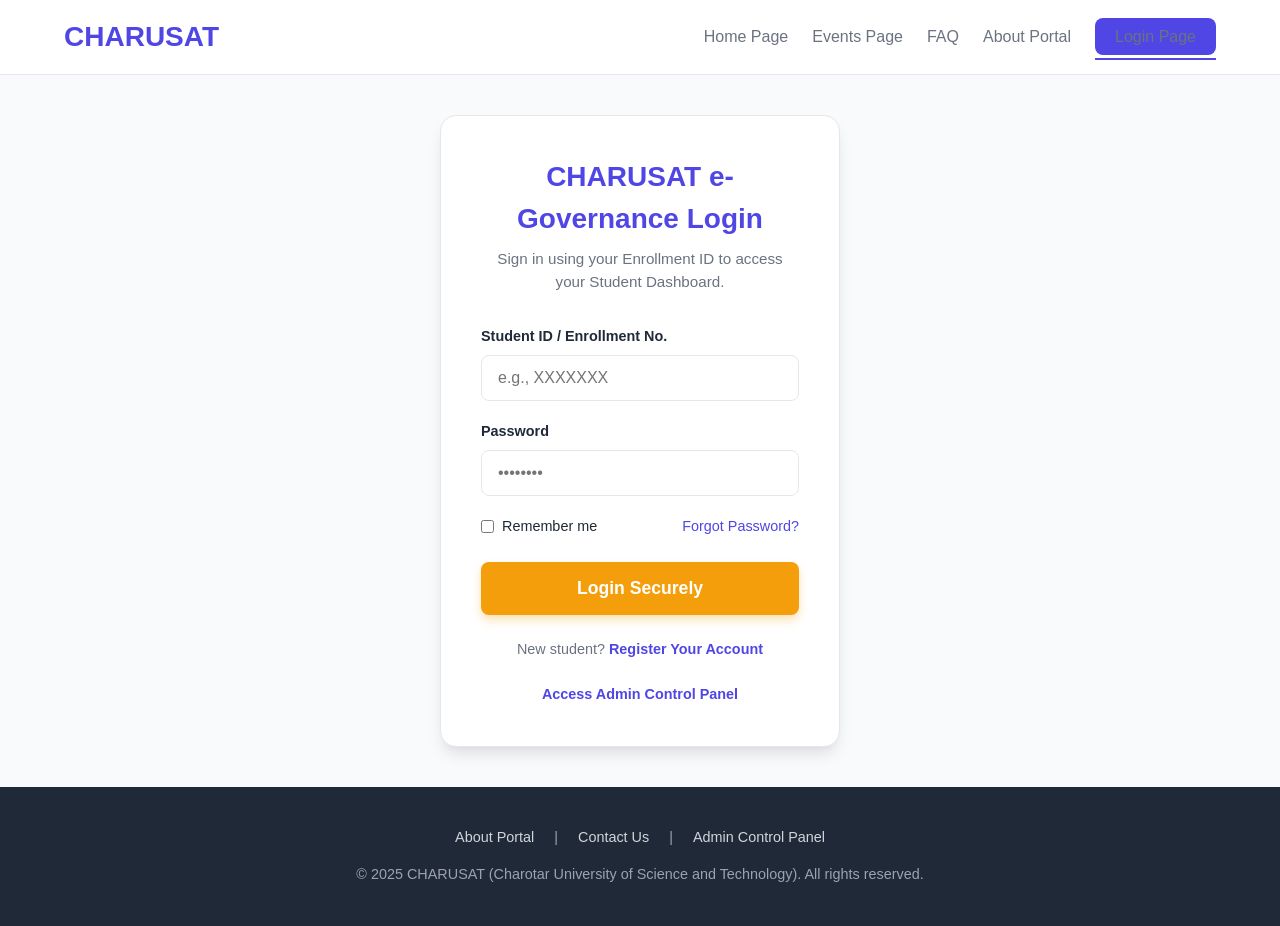
<file: login.html>
<!DOCTYPE html>
<html lang="en">

<head>
    <meta charset="UTF-8">
    <meta name="viewport" content="width=device-width, initial-scale=1.0">
    <title>CHARUSAT | Student Login - e-Governance</title>
    <link rel="stylesheet" type="text/css" href="css/login.css">
</head>

<body>
    <header class="main-header">
        <div class="logo">CHARUSAT</div>
        <nav class="main-nav">
            <ul>
                <li><a href="index.html">Home Page</a></li>
                <li><a href="events.html">Events Page</a></li>
                <li><a href="faq.html">FAQ</a></li>
                <li><a href="about.html">About Portal</a></li>
                <li><a href="login.html" class="nav-button active">Login Page</a></li>
            </ul>
        </nav>
    </header>

    <main class="login-page-container">
        <div class="login-card">
            <header class="card-header">
                <h1>CHARUSAT e-Governance Login</h1>
                <p>Sign in using your Enrollment ID to access your Student Dashboard.</p>
            </header>

            <form action="dashboard.html" method="POST" class="login-form">
                <div class="form-group">
                    <label for="username">Student ID / Enrollment No.</label>
                    <input type="text" id="username" name="username" placeholder="e.g., XXXXXXX" required>
                </div>

                <div class="form-group">
                    <label for="password">Password</label>
                    <input type="password" id="password" name="password" placeholder="••••••••" required>
                </div>

                <div class="form-actions">
                    <div class="checkbox-group">
                        <input type="checkbox" id="remember" name="remember">
                        <label for="remember">Remember me</label>
                    </div>
                    <div class="forgot-password">
                        <a href="#">Forgot Password?</a>
                    </div>
                </div>

                <button type="submit" class="login-button">Login Securely</button>
            </form>

            <div class="register-link">
                New student? <a href="register.html">Register Your Account</a>
            </div>

            <div class="admin-link">
                <a href="admin.html">Access Admin Control Panel</a>
            </div>
        </div>
    </main>

    <footer class="main-footer">
        <div class="footer-links">
            <a href="about.html">About Portal</a> |
            <a href="contact.html">Contact Us</a> |
            <a href="admin.html">Admin Control Panel</a>
        </div>
        <p>&copy; 2025 CHARUSAT (Charotar University of Science and Technology). All rights reserved.</p>
    </footer>
</body>

</html>
</file>
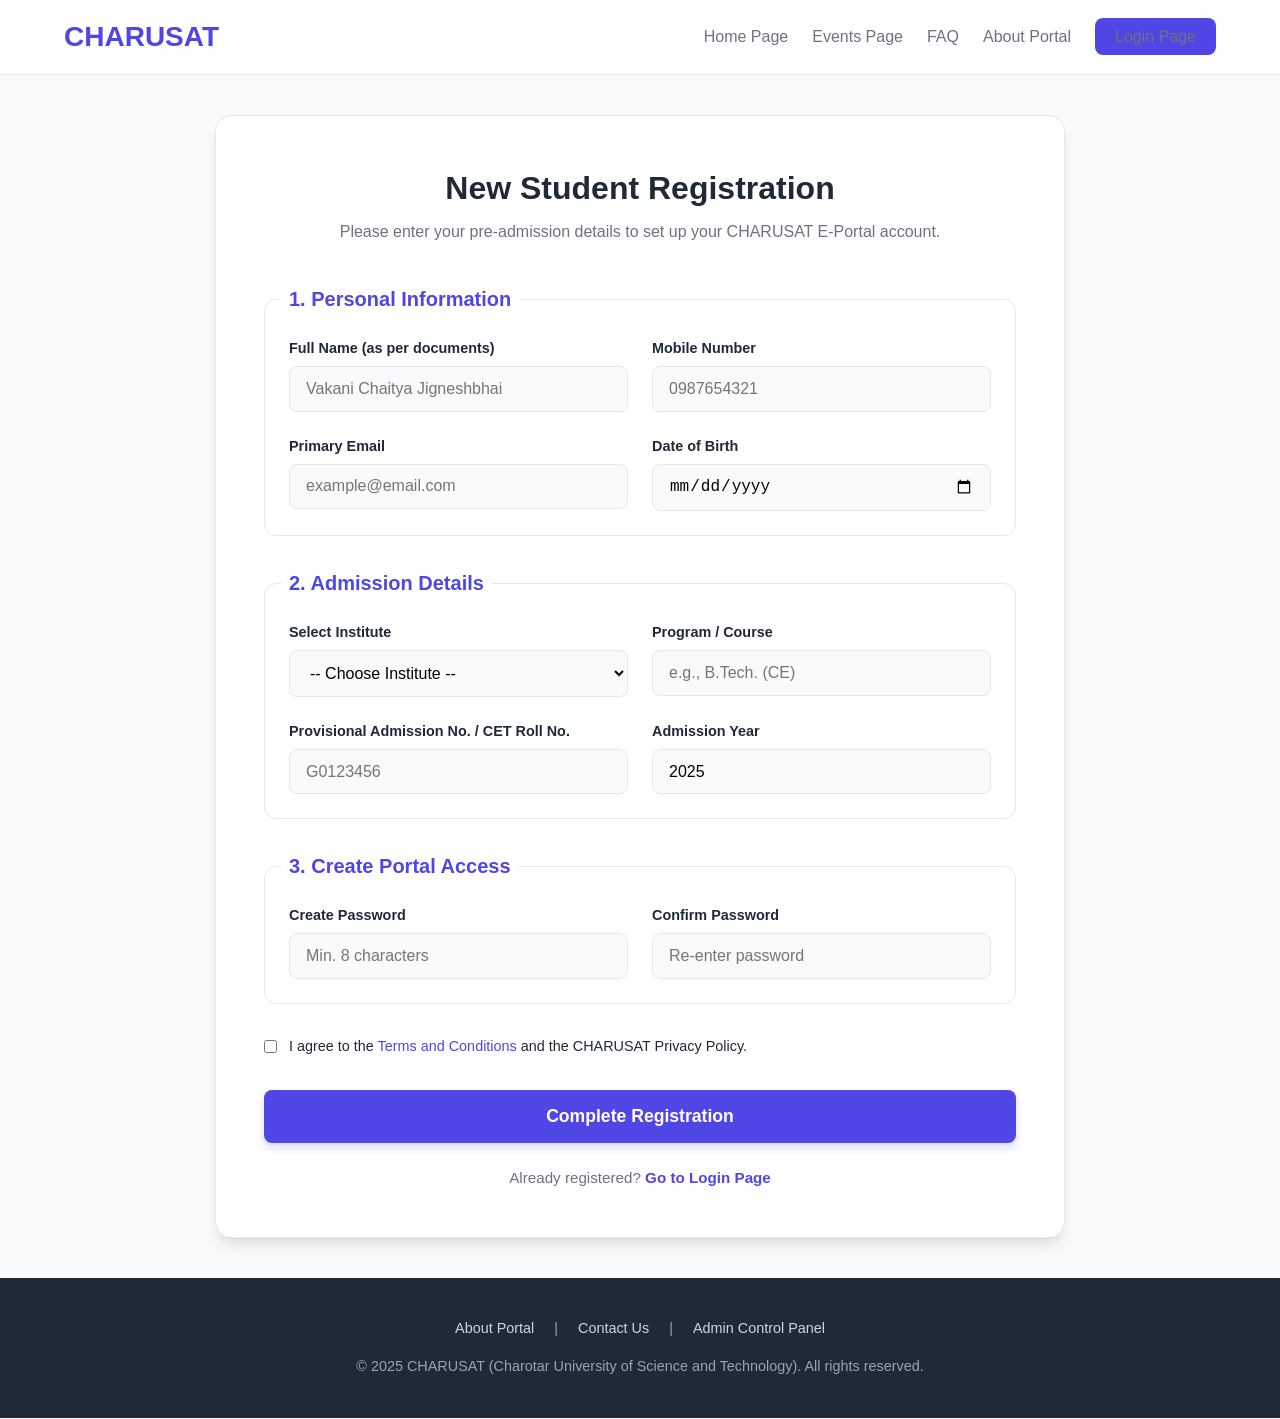
<file: register.html>
<!DOCTYPE html>
<html lang="en">

<head>
    <meta charset="UTF-8">
    <meta name="viewport" content="width=device-width, initial-scale=1.0">
    <title>CHARUSAT | Student Registration - New User</title>
    <link rel="stylesheet" type="text/css" href="css/register.css">
</head>

<body>
    <header class="main-header">
        <div class="logo">CHARUSAT</div>
        <nav class="main-nav">
            <ul>
                <li><a href="index.html">Home Page</a></li>
                <li><a href="events.html">Events Page</a></li>
                <li><a href="faq.html">FAQ</a></li>
                <li><a href="about.html">About Portal</a></li>
                <li><a href="login.html" class="nav-button">Login Page</a></li>
            </ul>
        </nav>
    </header>

    <main class="register-container">
        <div class="registration-card">
            <header class="card-header">
                <h1>New Student Registration</h1>
                <p>Please enter your pre-admission details to set up your CHARUSAT E-Portal account.</p>
            </header>

            <form action="dashboard.html" method="POST" class="registration-form">

                <fieldset>
                    <legend>1. Personal Information</legend>
                    <div class="form-grid">
                        <div class="form-group">
                            <label for="fullName">Full Name (as per documents)</label>
                            <input type="text" id="fullName" name="fullName" placeholder="Vakani Chaitya Jigneshbhai"
                                required>
                        </div>
                        <div class="form-group">
                            <label for="mobile">Mobile Number</label>
                            <input type="tel" id="mobile" name="mobile" placeholder="0987654321" required>
                        </div>
                        <div class="form-group">
                            <label for="email">Primary Email</label>
                            <input type="email" id="email" name="email" placeholder="example@email.com" required>
                        </div>
                        <div class="form-group">
                            <label for="dob">Date of Birth</label>
                            <input type="date" id="dob" name="dob" required>
                        </div>
                    </div>
                </fieldset>

                <fieldset>
                    <legend>2. Admission Details</legend>
                    <div class="form-grid">
                        <div class="form-group">
                            <label for="institute">Select Institute</label>
                            <select id="institute" name="institute" required>
                                <option value="">-- Choose Institute --</option>
                                <option value="CSPIT">CSPIT (Engineering)</option>
                                <option value="CMPICA">CMPICA (Computer Applications)</option>
                                <option value="I2IM">I2IM (Management)</option>
                                <option value="RPCP">RPCP (Pharmacy)</option>
                                <option value="PDPIAS">PDPIAS (Applied Sciences)</option>
                            </select>
                        </div>
                        <div class="form-group">
                            <label for="program">Program / Course</label>
                            <input type="text" id="program" name="program" placeholder="e.g., B.Tech. (CE)" required>
                        </div>
                        <div class="form-group">
                            <label for="admNo">Provisional Admission No. / CET Roll No.</label>
                            <input type="text" id="admNo" name="admNo" placeholder="G0123456" required>
                        </div>
                        <div class="form-group">
                            <label for="year">Admission Year</label>
                            <input type="number" id="year" name="year" min="2020" max="2025" value="2025" required>
                        </div>
                    </div>
                </fieldset>

                <fieldset>
                    <legend>3. Create Portal Access</legend>
                    <div class="form-grid">
                        <div class="form-group">
                            <label for="password">Create Password</label>
                            <input type="password" id="password" name="password" placeholder="Min. 8 characters"
                                required>
                        </div>
                        <div class="form-group">
                            <label for="confirmPassword">Confirm Password</label>
                            <input type="password" id="confirmPassword" name="confirmPassword"
                                placeholder="Re-enter password" required>
                        </div>
                    </div>
                </fieldset>

                <div class="terms-group">
                    <input type="checkbox" id="terms" name="terms" required>
                    <label for="terms">I agree to the <a href="#">Terms and Conditions</a> and the CHARUSAT Privacy
                        Policy.</label>
                </div>

                <button type="submit" class="register-button">Complete Registration</button>
            </form>

            <div class="login-link">
                Already registered? <a href="login.html">Go to Login Page</a>
            </div>
        </div>
    </main>

    <footer class="main-footer">
        <div class="footer-links">
            <a href="about.html">About Portal</a> |
            <a href="contact.html">Contact Us</a> |
            <a href="admin.html">Admin Control Panel</a>
        </div>
        <p>&copy; 2025 CHARUSAT (Charotar University of Science and Technology). All rights reserved.</p>
    </footer>
</body>

</html>
</file>
<file: css/index.css>
/* --- Global Variables & Reset --- */
:root {
    --primary-color: #4f46e5;
    /* Indigo */
    --secondary-color: #f59e0b;
    /* Amber/Gold */
    --text-color: #1f2937;
    --light-text: #6b7280;
    --background-light: #f9fafb;
    --card-bg: #ffffff;
    --border-color: #e5e7eb;
    --shadow-md: 0 4px 6px -1px rgba(0, 0, 0, 0.1), 0 2px 4px -2px rgba(0, 0, 0, 0.06);
}

* {
    box-sizing: border-box;
    margin: 0;
    padding: 0;
}

body {
    font-family: 'Inter', 'Segoe UI', sans-serif;
    line-height: 1.5;
    color: var(--text-color);
    background-color: var(--background-light);
    min-height: 100vh;
    display: flex;
    flex-direction: column;
}

a {
    text-decoration: none;
    color: var(--primary-color);
    transition: color 0.3s ease;
}

a:hover {
    color: #4338ca;
}

/* --- Header & Navigation --- */
.main-header {
    display: flex;
    justify-content: space-between;
    align-items: center;
    padding: 1rem 5%;
    background-color: var(--card-bg);
    border-bottom: 1px solid var(--border-color);
}

.logo {
    font-size: 1.75rem;
    font-weight: 700;
    color: var(--primary-color);
}

.main-nav ul {
    list-style: none;
    display: flex;
    align-items: center;
    gap: 1.5rem;
}

.main-nav ul li a {
    color: var(--light-text);
    padding: 0.5rem 0;
    font-weight: 500;
    position: relative;
}

.main-nav ul li a::after {
    content: '';
    position: absolute;
    bottom: -5px;
    left: 0;
    width: 0;
    height: 2px;
    background-color: var(--primary-color);
    transition: width 0.3s ease;
}

.main-nav ul li a:hover::after,
.main-nav ul li a.active::after {
    width: 100%;
}

.nav-button {
    background-color: var(--primary-color);
    color: white;
    padding: 0.6rem 1.25rem !important;
    border-radius: 0.5rem;
    font-weight: 600;
    transition: background-color 0.3s, transform 0.1s;
}

.nav-button:hover {
    background-color: #4338ca;
    transform: translateY(-1px);
}

/* --- Hero Section --- */
.hero {
    padding: 8rem 5% 6rem;
    text-align: center;
}

.hero-content {
    max-width: 900px;
    margin: 0 auto;
}

.hero-content h1 {
    font-size: 3.5rem;
    font-weight: 800;
    color: var(--text-color);
    margin-bottom: 1rem;
    line-height: 1.1;
}

.hero-content p {
    font-size: 1.35rem;
    color: var(--light-text);
    margin-bottom: 2.5rem;
    font-weight: 300;
}

/* Motto below H1 */
.hero-content .motto {
    font-style: italic;
    font-size: 1.1rem;
    color: var(--secondary-color);
    margin-bottom: 1rem;
    font-weight: 500;
}

.cta-button {
    display: inline-block;
    background-color: var(--primary-color);
    color: white;
    padding: 1rem 2.5rem;
    border-radius: 0.75rem;
    font-size: 1.1rem;
    font-weight: 600;
    transition: background-color 0.3s, transform 0.2s;
    box-shadow: 0 5px 15px rgba(79, 70, 229, 0.3);
}

.cta-button:hover {
    background-color: #4338ca;
    transform: translateY(-2px);
}

.cta-secondary {
    background-color: var(--card-bg);
    border: 2px solid var(--primary-color);
    color: var(--primary-color);
    margin-left: 1.5rem;
    box-shadow: none;
}

.cta-secondary:hover {
    background-color: var(--primary-color);
    color: white;
    box-shadow: 0 5px 15px rgba(79, 70, 229, 0.3);
}

/* --- Quick Links/Info Section --- */
.quick-links {
    padding: 4rem 5%;
    max-width: 1200px;
    margin: 0 auto;
}

.quick-links h2 {
    text-align: center;
    font-size: 2.25rem;
    font-weight: 700;
    color: var(--text-color);
    margin-bottom: 3rem;
}

.card-grid {
    display: grid;
    grid-template-columns: repeat(auto-fit, minmax(300px, 1fr));
    gap: 2rem;
}

.info-card {
    background-color: var(--card-bg);
    padding: 2rem;
    border-radius: 1rem;
    box-shadow: var(--shadow-md);
    transition: transform 0.3s ease, box-shadow 0.3s ease;
    border: 1px solid var(--border-color);
}

.info-card:hover {
    transform: translateY(-5px);
    box-shadow: 0 10px 20px rgba(0, 0, 0, 0.1);
}

.info-card h4 {
    font-size: 1.5rem;
    margin-bottom: 0.75rem;
    color: var(--secondary-color);
}

.info-card p {
    font-size: 1rem;
    color: var(--light-text);
}

.info-card .card-link {
    display: inline-block;
    margin-top: 1.25rem;
    font-weight: 600;
    color: var(--primary-color);
}

.info-card .card-link:hover {
    color: #4338ca;
}


/* --- Footer --- */
.main-footer {
    margin-top: auto;
    background-color: #1f2937;
    color: #9ca3af;
    padding: 2.5rem 5%;
    text-align: center;
    font-size: 0.9rem;
}

.footer-links a {
    color: #d1d5db;
    margin: 0 1rem;
}

.footer-links a:hover {
    color: var(--secondary-color);
}

.main-footer p {
    margin-top: 1rem;
}
</file>
<file: css/about.css>
/* --- Global Variables & Reset --- */
:root {
    --primary-color: #4f46e5;
    /* Indigo */
    --secondary-color: #f59e0b;
    /* Amber/Gold */
    --text-color: #1f2937;
    --light-text: #6b7280;
    --background-light: #f9fafb;
    --card-bg: #ffffff;
    --border-color: #e5e7eb;
    --shadow-md: 0 4px 6px -1px rgba(0, 0, 0, 0.1), 0 2px 4px -2px rgba(0, 0, 0, 0.06);
}

* {
    box-sizing: border-box;
    margin: 0;
    padding: 0;
}

body {
    font-family: 'Inter', 'Segoe UI', sans-serif;
    line-height: 1.5;
    color: var(--text-color);
    background-color: var(--background-light);
    min-height: 100vh;
    display: flex;
    flex-direction: column;
}

a {
    text-decoration: none;
    color: var(--primary-color);
    transition: color 0.3s ease;
}

a:hover {
    color: #4338ca;
}

/* --- Shared Component Styles: Header & Navigation --- */
.main-header {
    display: flex;
    justify-content: space-between;
    align-items: center;
    padding: 1rem 5%;
    background-color: var(--card-bg);
    border-bottom: 1px solid var(--border-color);
}

.logo {
    font-size: 1.75rem;
    font-weight: 700;
    color: var(--primary-color);
}

.main-nav ul {
    list-style: none;
    display: flex;
    align-items: center;
    gap: 1.5rem;
}

.main-nav ul li a {
    color: var(--light-text);
    padding: 0.5rem 0;
    font-weight: 500;
    position: relative;
}

.main-nav ul li a::after {
    content: '';
    position: absolute;
    bottom: -5px;
    left: 0;
    width: 0;
    height: 2px;
    background-color: var(--primary-color);
    transition: width 0.3s ease;
}

.main-nav ul li a:hover::after,
.main-nav ul li a.active::after {
    width: 100%;
}

.nav-button {
    background-color: var(--primary-color);
    color: white;
    padding: 0.6rem 1.25rem !important;
    border-radius: 0.5rem;
    font-weight: 600;
    transition: background-color 0.3s, transform 0.1s;
}

.nav-button:hover {
    background-color: #4338ca;
    transform: translateY(-1px);
}

/* --- Shared Component Styles: Footer --- */
.main-footer {
    margin-top: auto;
    background-color: #1f2937;
    color: #9ca3af;
    padding: 2.5rem 5%;
    text-align: center;
    font-size: 0.9rem;
}

.footer-links a {
    color: #d1d5db;
    margin: 0 1rem;
}

.footer-links a:hover {
    color: var(--secondary-color);
}

.main-footer p {
    margin-top: 1rem;
}


/* === Specific Styles for ABOUT.HTML Content === */

.about-page-container {
    max-width: 1000px;
    margin: 0 auto;
    padding: 3rem 5%;
}

.about-page-container h1 {
    font-size: 2.5rem;
    font-weight: 800;
    color: var(--primary-color);
    margin-bottom: 2.5rem;
    border-bottom: 3px solid var(--secondary-color);
    padding-bottom: 0.5rem;
}

.about-page-container h2 {
    font-size: 2rem;
    font-weight: 700;
    color: var(--text-color);
    margin-top: 3rem;
    margin-bottom: 1.5rem;
}

/* Motto Section */
.motto-section {
    background-color: var(--card-bg);
    padding: 2rem;
    border-radius: 0.75rem;
    box-shadow: var(--shadow-md);
    text-align: center;
}

.motto-text {
    font-size: 1.75rem !important;
    color: var(--secondary-color) !important;
    font-style: italic;
    margin-bottom: 0.5rem !important;
}

.motto-section p {
    color: var(--light-text);
    font-size: 1.1rem;
}

/* History Section */
.lead-paragraph {
    font-size: 1.15rem;
    line-height: 1.8;
    color: var(--text-color);
    margin-bottom: 2rem;
}

.history-section {
    border-bottom: 1px solid var(--border-color);
    padding-bottom: 2rem;
}

/* Stats Grid */
.stats-grid {
    display: flex;
    justify-content: space-around;
    gap: 1.5rem;
    text-align: center;
}

.stat-card {
    flex: 1;
    padding: 1.5rem;
    background-color: var(--background-light);
    border-radius: 0.5rem;
    border: 1px solid var(--border-color);
}

.stat-card h3 {
    font-size: 2.5rem;
    font-weight: 800;
    color: var(--primary-color);
}

.stat-card p {
    color: var(--light-text);
    font-weight: 600;
    margin-top: 0.25rem;
}

/* Portal Purpose Section (Features List) */
.features-list {
    display: grid;
    grid-template-columns: repeat(auto-fit, minmax(280px, 1fr));
    gap: 1.5rem;
    margin-bottom: 2rem;
}

.feature-item {
    padding: 1.5rem;
    background-color: var(--card-bg);
    border-radius: 0.75rem;
    border-left: 4px solid var(--secondary-color);
    box-shadow: var(--shadow-md);
}

.feature-item h4 {
    font-size: 1.25rem;
    color: var(--text-color);
    margin-bottom: 0.5rem;
}

.feature-item p {
    font-size: 0.95rem;
    color: var(--light-text);
}

.primary-link {
    display: inline-block;
    font-weight: 600;
    color: var(--primary-color);
    margin-top: 1rem;
}
</file>
<file: css/admin.css>
/* --- Global Variables & Reset --- */
:root {
    --primary-color: #4f46e5;
    /* Indigo */
    --secondary-color: #f59e0b;
    /* Amber/Gold */
    --admin-dark-bg: #1f2937;
    /* Dark background for admin panel */
    --admin-text-light: #f9fafb;
    --admin-card-bg: #374151;
    /* Slightly lighter dark card */
    --border-color: #4b5563;
    --shadow-md: 0 4px 6px -1px rgba(0, 0, 0, 0.1);

    /* Admin specific colors */
    --sidebar-width: 250px;
    --success-color: #10b981;
    /* Green */
    --warning-color: #f59e0b;
    /* Yellow/Amber */
    --error-color: #ef4444;
    /* Red */
}

* {
    box-sizing: border-box;
    margin: 0;
    padding: 0;
}

body {
    font-family: 'Inter', 'Segoe UI', sans-serif;
    line-height: 1.5;
    color: var(--admin-text-light);
    background-color: var(--admin-dark-bg);
    min-height: 100vh;
    display: flex;
    flex-direction: column;
}

a {
    text-decoration: none;
    color: var(--secondary-color);
    transition: color 0.3s ease;
}

a:hover {
    color: #f5ad3d;
}

/* --- 1. Top Header (Admin) --- */
.admin-header {
    display: flex;
    justify-content: space-between;
    align-items: center;
    padding: 1rem 2rem;
    background-color: #111827;
    /* Even darker header */
    border-bottom: 1px solid var(--border-color);
}

.admin-header .logo {
    font-size: 1.5rem;
    font-weight: 700;
    color: var(--primary-color);
}

.header-actions {
    display: flex;
    align-items: center;
    gap: 1.5rem;
}

.admin-link {
    font-weight: 600;
    color: var(--admin-text-light);
}

.logout-button {
    background-color: var(--error-color);
    color: white;
    padding: 0.5rem 1rem;
    border-radius: 0.5rem;
    font-weight: 500;
    transition: background-color 0.3s;
}

.logout-button:hover {
    background-color: #dc2626;
}

/* --- 2. Admin Layout --- */
.admin-layout {
    display: flex;
    flex-grow: 1;
}

/* Sidebar Navigation */
.sidebar-nav {
    width: var(--sidebar-width);
    min-width: var(--sidebar-width);
    background-color: #111827;
    padding: 2rem 0;
    border-right: 1px solid var(--border-color);
    display: flex;
    flex-direction: column;
}

.admin-summary {
    text-align: center;
    padding: 0 1rem 1.5rem;
    margin-bottom: 1.5rem;
    border-bottom: 1px solid var(--border-color);
}

.admin-summary h4 {
    margin-bottom: 0.2rem;
    font-size: 1.1rem;
}

.admin-summary p {
    font-size: 0.85rem;
    color: #9ca3af;
}

.side-menu ul {
    list-style: none;
}

.side-menu ul li a {
    display: block;
    padding: 0.75rem 2rem;
    color: #d1d5db;
    font-weight: 500;
    transition: background-color 0.3s;
}

.side-menu ul li a:hover,
.side-menu ul li a.active {
    background-color: var(--primary-color);
    color: white;
    border-left: 4px solid var(--secondary-color);
    padding-left: 1.75rem;
}

/* Main Content Area */
.main-content {
    flex-grow: 1;
    padding: 2rem;
    overflow-y: auto;
}

.main-content h1 {
    font-size: 2.2rem;
    color: var(--primary-color);
    margin-bottom: 2rem;
    border-bottom: 2px solid var(--border-color);
    padding-bottom: 0.5rem;
}

/* Key Metrics Grid */
.metrics-grid {
    display: grid;
    grid-template-columns: repeat(auto-fit, minmax(280px, 1fr));
    gap: 1.5rem;
    margin-bottom: 2rem;
}

.metric-card {
    padding: 1.5rem;
    border-radius: 0.75rem;
    box-shadow: var(--shadow-md);
    border: 1px solid var(--border-color);
    background-color: var(--admin-card-bg);
}

.metric-card h4 {
    font-size: 1rem;
    font-weight: 600;
    margin-bottom: 0.5rem;
    color: #9ca3af;
}

.metric-card .big-number {
    font-size: 3rem;
    font-weight: 800;
    margin-bottom: 0.5rem;
    line-height: 1;
}

.metric-card a {
    font-size: 0.9rem;
    font-weight: 600;
}

.student-card {
    border-left: 5px solid var(--primary-color);
}

.student-card .big-number {
    color: var(--primary-color);
}

.course-card {
    border-left: 5px solid var(--success-color);
}

.course-card .big-number {
    color: var(--success-color);
}

.pending-card {
    border-left: 5px solid var(--warning-color);
}

.pending-card .big-number {
    color: var(--warning-color);
}


/* Two Column Area (Activity and Status) */
.two-column-area {
    display: grid;
    grid-template-columns: 1fr 1fr;
    gap: 1.5rem;
    margin-bottom: 2rem;
}

.card {
    background-color: var(--admin-card-bg);
    padding: 1.5rem;
    border-radius: 0.75rem;
    box-shadow: var(--shadow-md);
    border: 1px solid var(--border-color);
}

.card h3 {
    font-size: 1.5rem;
    margin-bottom: 1rem;
    border-bottom: 1px solid var(--border-color);
    padding-bottom: 0.5rem;
    color: var(--admin-text-light);
}

/* Activity Log */
.activity-log-card ul {
    list-style: none;
    padding: 0;
}

.activity-log-card ul li {
    margin-bottom: 0.75rem;
    font-size: 0.95rem;
    color: #d1d5db;
}

.activity-time {
    font-weight: 600;
    color: var(--secondary-color);
    margin-right: 0.5rem;
}

/* System Status */
.system-status-card {
    display: flex;
    flex-direction: column;
}

.system-status-card .status-item {
    display: flex;
    align-items: center;
    margin-bottom: 1rem;
    font-size: 1rem;
}

.status-icon {
    font-size: 1.2rem;
    margin-right: 1rem;
}

.status-item.healthy .status-icon {
    color: var(--success-color);
}

.status-item.warning .status-icon {
    color: var(--warning-color);
}

.card-link {
    display: block;
    text-align: right;
    font-size: 0.95rem;
    font-weight: 600;
    margin-top: auto;
    /* Push link to the bottom */
}


/* Quick Actions */
.quick-actions-section {
    padding: 1rem 0;
}

.quick-actions-section h3 {
    font-size: 1.5rem;
    color: var(--admin-text-light);
    margin-bottom: 1rem;
}

.action-buttons-grid {
    display: grid;
    grid-template-columns: repeat(auto-fit, minmax(200px, 1fr));
    gap: 1.5rem;
}

.action-btn {
    text-align: center;
    padding: 1.5rem 1rem;
    background-color: var(--primary-color);
    border: none;
    border-radius: 0.75rem;
    font-weight: 700;
    color: white;
    transition: opacity 0.3s, transform 0.1s;
}

.action-btn:hover {
    background-color: #4338ca;
    transform: translateY(-2px);
    box-shadow: 0 5px 10px rgba(79, 70, 229, 0.4);
}

/* --- 3. Footer --- */
.admin-footer {
    padding: 1rem;
    text-align: center;
    background-color: #111827;
    border-top: 1px solid var(--border-color);
    font-size: 0.85rem;
    color: #6b7280;
}
</file>
<file: css/contact.css>
/* --- Global Variables & Reset --- */
:root {
    --primary-color: #4f46e5;
    /* Indigo (CHARUSAT) */
    --secondary-color: #f59e0b;
    /* Amber/Gold */
    --text-color: #1f2937;
    --light-text: #6b7280;
    --background-light: #f9fafb;
    --card-bg: #ffffff;
    --border-color: #e5e7eb;
    --shadow-md: 0 4px 6px -1px rgba(0, 0, 0, 0.1);
}

* {
    box-sizing: border-box;
    margin: 0;
    padding: 0;
}

body {
    font-family: 'Inter', 'Segoe UI', sans-serif;
    line-height: 1.5;
    color: var(--text-color);
    background-color: var(--background-light);
    min-height: 100vh;
    display: flex;
    flex-direction: column;
}

a {
    text-decoration: none;
    color: var(--primary-color);
    transition: color 0.3s ease;
}

a:hover {
    color: #4338ca;
}

/* --- Shared Component Styles: Header & Navigation --- */
.main-header {
    display: flex;
    justify-content: space-between;
    align-items: center;
    padding: 1rem 5%;
    background-color: var(--card-bg);
    border-bottom: 1px solid var(--border-color);
}

.logo {
    font-size: 1.75rem;
    font-weight: 700;
    color: var(--primary-color);
}

.main-nav ul {
    list-style: none;
    display: flex;
    align-items: center;
    gap: 1.5rem;
}

.main-nav ul li a {
    color: var(--light-text);
    padding: 0.5rem 0;
    font-weight: 500;
    position: relative;
}

.main-nav ul li a::after {
    content: '';
    position: absolute;
    bottom: -5px;
    left: 0;
    width: 0;
    height: 2px;
    background-color: var(--primary-color);
    transition: width 0.3s ease;
}

.main-nav ul li a:hover::after,
.main-nav ul li a.active::after {
    width: 100%;
}

.nav-button {
    background-color: var(--primary-color);
    color: white;
    padding: 0.6rem 1.25rem !important;
    border-radius: 0.5rem;
    font-weight: 600;
    transition: background-color 0.3s, transform 0.1s;
}

.nav-button:hover {
    background-color: #4338ca;
    transform: translateY(-1px);
}

/* --- Shared Component Styles: Footer --- */
.main-footer {
    margin-top: auto;
    background-color: #1f2937;
    color: #9ca3af;
    padding: 2.5rem 5%;
    text-align: center;
    font-size: 0.9rem;
}

.footer-links a {
    color: #d1d5db;
    margin: 0 1rem;
}

.footer-links a:hover {
    color: var(--secondary-color);
}

.main-footer p {
    margin-top: 1rem;
}

/* === Specific Styles for CONTACT.HTML Content === */

.contact-page-container {
    max-width: 1200px;
    margin: 0 auto;
    padding: 3rem 5%;
}

.contact-page-container h1 {
    font-size: 2.5rem;
    font-weight: 800;
    color: var(--primary-color);
    margin-bottom: 0.5rem;
}

.subtitle {
    font-size: 1.1rem;
    color: var(--light-text);
    margin-bottom: 2rem;
    border-bottom: 1px solid var(--border-color);
    padding-bottom: 1rem;
}

/* Main Grid Layout */
.contact-grid {
    display: grid;
    grid-template-columns: 2fr 1fr;
    /* Form is wider than details */
    gap: 2.5rem;
}

.card {
    background-color: var(--card-bg);
    padding: 2rem;
    border-radius: 0.75rem;
    box-shadow: var(--shadow-md);
    border: 1px solid var(--border-color);
}

/* Form Section */
.contact-form-section h2 {
    font-size: 1.8rem;
    margin-bottom: 1.5rem;
    color: var(--text-color);
}

.contact-form {
    display: flex;
    flex-wrap: wrap;
    gap: 1.5rem;
}

.form-group {
    flex: 1 1 45%;
    /* Two columns per row */
}

.form-group.full-width {
    flex: 1 1 100%;
}

.form-group label {
    display: block;
    font-size: 0.9rem;
    font-weight: 600;
    color: var(--text-color);
    margin-bottom: 0.4rem;
}

.form-group input,
.form-group select,
.form-group textarea {
    width: 100%;
    padding: 0.8rem 1rem;
    border: 1px solid var(--border-color);
    border-radius: 0.5rem;
    font-size: 1rem;
    background-color: var(--background-light);
    transition: border-color 0.3s, box-shadow 0.3s;
}

.form-group input:focus,
.form-group select:focus,
.form-group textarea:focus {
    border-color: var(--secondary-color);
    outline: none;
    box-shadow: 0 0 0 2px rgba(245, 158, 11, 0.2);
}

.submit-button {
    width: 100%;
    margin-top: 1rem;
    padding: 1rem;
    border: none;
    border-radius: 0.5rem;
    font-size: 1.1rem;
    font-weight: 700;
    color: white;
    cursor: pointer;
    transition: background-color 0.3s, transform 0.1s;
}

.primary-bg {
    background-color: var(--primary-color);
}

.primary-bg:hover {
    background-color: #4338ca;
    transform: translateY(-1px);
}


/* Details Section */
.contact-details-section {
    display: flex;
    flex-direction: column;
    gap: 1.5rem;
}

.info-card {
    background-color: var(--card-bg);
    padding: 1.5rem;
    border-radius: 0.75rem;
    border-left: 5px solid var(--secondary-color);
    box-shadow: var(--shadow-md);
}

.info-card h4 {
    font-size: 1.25rem;
    color: var(--text-color);
    margin-bottom: 0.75rem;
}

.info-card p {
    font-size: 0.95rem;
    color: var(--light-text);
    margin-bottom: 0.25rem;
}



/* Media Queries for Responsiveness */
@media (max-width: 900px) {
    .contact-grid {
        grid-template-columns: 1fr;
        /* Stack columns on smaller screens */
    }

    .form-group {
        flex: 1 1 100%;
        /* Forms fields go full width */
    }

    .map-placeholder {
        min-height: 250px;
    }
}
</file>
<file: css/dashboard.css>
/* --- Global Variables & Reset --- */
:root {
    --primary-color: #4f46e5;
    /* Indigo (CHARUSAT) */
    --secondary-color: #f59e0b;
    /* Amber/Gold */
    --text-color: #1f2937;
    --light-text: #6b7280;
    --background-light: #f9fafb;
    --card-bg: #ffffff;
    --border-color: #e5e7eb;
    --shadow-md: 0 4px 6px -1px rgba(0, 0, 0, 0.1);

    /* Dashboard specific colors */
    --sidebar-width: 280px;
    --primary-bg-light: #e0e7ff;
    /* Lighter primary for status card */
    --warning-red: #ef4444;
    --warning-bg-light: #fee2e2;
}

* {
    box-sizing: border-box;
    margin: 0;
    padding: 0;
}

body {
    font-family: 'Inter', 'Segoe UI', sans-serif;
    line-height: 1.5;
    color: var(--text-color);
    background-color: var(--background-light);
    min-height: 100vh;
    display: flex;
    flex-direction: column;
}

a {
    text-decoration: none;
    color: var(--primary-color);
    transition: color 0.3s ease;
}

a:hover {
    color: #4338ca;
}

/* --- 1. Top Header --- */
.top-header {
    display: flex;
    justify-content: space-between;
    align-items: center;
    padding: 1rem 2rem;
    background-color: var(--card-bg);
    border-bottom: 1px solid var(--border-color);
}

.top-header .logo {
    font-size: 1.5rem;
    font-weight: 700;
    color: var(--primary-color);
}

.header-actions {
    display: flex;
    align-items: center;
    gap: 1.5rem;
}

.profile-link {
    font-weight: 600;
    color: var(--text-color);
}

.logout-button {
    background-color: var(--warning-red);
    color: white;
    padding: 0.5rem 1rem;
    border-radius: 0.5rem;
    font-weight: 500;
    transition: background-color 0.3s;
}

.logout-button:hover {
    background-color: #dc2626;
}

/* --- 2. Dashboard Layout --- */
.dashboard-layout {
    display: flex;
    flex-grow: 1;
}

/* Sidebar Navigation */
.sidebar-nav {
    width: var(--sidebar-width);
    min-width: var(--sidebar-width);
    background-color: var(--text-color);
    /* Darker background for professional feel */
    color: white;
    padding: 2rem 0;
    border-right: 1px solid #374151;
    display: flex;
    flex-direction: column;
}

.profile-summary {
    text-align: center;
    padding: 0 1rem 1.5rem;
    margin-bottom: 1.5rem;
    border-bottom: 1px solid #374151;
}

.profile-avatar {
    width: 60px;
    height: 60px;
    line-height: 60px;
    background-color: var(--secondary-color);
    color: white;
    border-radius: 50%;
    margin: 0 auto 0.5rem;
    font-size: 1.5rem;
    font-weight: 700;
}

.profile-summary h4 {
    margin-bottom: 0.2rem;
    font-size: 1.1rem;
}

.profile-summary p {
    font-size: 0.85rem;
    color: #9ca3af;
}

.side-menu ul {
    list-style: none;
}

.side-menu ul li a {
    display: block;
    padding: 0.75rem 2rem;
    color: #d1d5db;
    font-weight: 500;
    transition: background-color 0.3s;
}

.side-menu ul li a:hover,
.side-menu ul li a.active {
    background-color: var(--primary-color);
    color: white;
    border-left: 4px solid var(--secondary-color);
    padding-left: 1.75rem;
    /* compensates for border */
}

/* Main Content Area */
.main-content {
    flex-grow: 1;
    padding: 2rem;
    overflow-y: auto;
    /* Allows scrolling within content */
}

/* Welcome Banner */
.welcome-banner {
    background: var(--primary-color);
    color: white;
    padding: 2rem;
    border-radius: 1rem;
    margin-bottom: 2rem;
    box-shadow: var(--shadow-md);
}

.welcome-banner h2 {
    font-size: 2rem;
    margin-bottom: 0.5rem;
}

.welcome-banner p {
    opacity: 0.8;
}


/* Status Grid */
.status-grid {
    display: grid;
    grid-template-columns: repeat(auto-fit, minmax(250px, 1fr));
    gap: 1.5rem;
    margin-bottom: 2rem;
}

.status-card {
    padding: 1.5rem;
    border-radius: 0.75rem;
    box-shadow: var(--shadow-md);
}

.status-card h4 {
    font-size: 1rem;
    font-weight: 600;
    margin-bottom: 0.5rem;
    opacity: 0.8;
}

.status-card .big-number {
    font-size: 2.5rem;
    font-weight: 800;
    margin-bottom: 0.5rem;
    line-height: 1;
}

.status-card a {
    font-size: 0.9rem;
    font-weight: 600;
}

.status-card.primary-bg {
    background-color: var(--primary-bg-light);
    color: var(--primary-color);
    border: 1px solid #c7d2fe;
}

.status-card.secondary-bg {
    background-color: #fffbeb;
    color: var(--secondary-color);
    border: 1px solid #fde68a;
}

.status-card.warning-bg {
    background-color: var(--warning-bg-light);
    color: var(--warning-red);
    border: 1px solid #fca5a5;
}


/* Two Column Area (Results and Announcements) */
.two-column-area {
    display: grid;
    grid-template-columns: 1fr 1fr;
    gap: 1.5rem;
    margin-bottom: 2rem;
}

.card {
    background-color: var(--card-bg);
    padding: 1.5rem;
    border-radius: 0.75rem;
    box-shadow: var(--shadow-md);
    border: 1px solid var(--border-color);
}

.card h3 {
    font-size: 1.5rem;
    margin-bottom: 1rem;
    border-bottom: 1px solid var(--border-color);
    padding-bottom: 0.5rem;
    color: var(--text-color);
}

/* Results Table */
.results-card table {
    width: 100%;
    border-collapse: collapse;
    margin-bottom: 1rem;
    font-size: 0.95rem;
}

.results-card th,
.results-card td {
    padding: 0.75rem 0.5rem;
    text-align: left;
    border-bottom: 1px solid var(--border-color);
}

.results-card th {
    color: var(--light-text);
    font-weight: 600;
    text-transform: uppercase;
}

/* Announcements List */
.announcements-card ul {
    list-style: none;
    padding: 0;
}

.announcements-card ul li {
    margin-bottom: 1rem;
    padding-left: 1.5rem;
    position: relative;
    font-size: 0.95rem;
    color: var(--text-color);
}

.announcements-card ul li::before {
    content: "•";
    position: absolute;
    left: 0;
    color: var(--secondary-color);
    font-size: 1.2rem;
    line-height: 1;
}

.tag {
    display: inline-block;
    padding: 0.2rem 0.5rem;
    margin-right: 0.5rem;
    border-radius: 0.5rem;
    font-size: 0.75rem;
    font-weight: 700;
}

.tag.important {
    background-color: var(--warning-red);
    color: white;
}

.card-link {
    display: block;
    text-align: right;
    font-size: 0.95rem;
    font-weight: 600;
    margin-top: 1rem;
}

/* Quick Actions */
.quick-actions-section {
    padding: 1rem 0;
}

.quick-actions-section h3 {
    font-size: 1.5rem;
    margin-bottom: 1rem;
}

.action-buttons-grid {
    display: flex;
    gap: 1.5rem;
}

.action-btn {
    flex: 1;
    text-align: center;
    padding: 1.5rem 1rem;
    background-color: var(--card-bg);
    border: 2px solid var(--primary-color);
    border-radius: 0.75rem;
    font-weight: 700;
    color: var(--primary-color);
    transition: background-color 0.3s, transform 0.1s;
}

.action-btn:hover {
    background-color: var(--primary-color);
    color: white;
    transform: translateY(-2px);
    box-shadow: 0 5px 10px rgba(79, 70, 229, 0.2);
}

/* --- 3. Footer --- */
.main-footer {
    padding: 1rem;
    text-align: center;
    background-color: var(--card-bg);
    border-top: 1px solid var(--border-color);
    font-size: 0.85rem;
    color: var(--light-text);
}
</file>
<file: css/events.css>
/* --- Global Variables & Reset --- */
:root {
    --primary-color: #4f46e5;
    /* Indigo (CHARUSAT) */
    --secondary-color: #f59e0b;
    /* Amber/Gold */
    --text-color: #1f2937;
    --light-text: #6b7280;
    --background-light: #f9fafb;
    --card-bg: #ffffff;
    --border-color: #e5e7eb;
    --shadow-md: 0 4px 6px -1px rgba(0, 0, 0, 0.1);
}

* {
    box-sizing: border-box;
    margin: 0;
    padding: 0;
}

body {
    font-family: 'Inter', 'Segoe UI', sans-serif;
    line-height: 1.5;
    color: var(--text-color);
    background-color: var(--background-light);
    min-height: 100vh;
    display: flex;
    flex-direction: column;
}

a {
    text-decoration: none;
    color: var(--primary-color);
    transition: color 0.3s ease;
}

a:hover {
    color: #4338ca;
}

/* --- Shared Component Styles: Header & Navigation --- */
.main-header {
    display: flex;
    justify-content: space-between;
    align-items: center;
    padding: 1rem 5%;
    background-color: var(--card-bg);
    border-bottom: 1px solid var(--border-color);
}

.logo {
    font-size: 1.75rem;
    font-weight: 700;
    color: var(--primary-color);
}

.main-nav ul {
    list-style: none;
    display: flex;
    align-items: center;
    gap: 1.5rem;
}

.main-nav ul li a {
    color: var(--light-text);
    padding: 0.5rem 0;
    font-weight: 500;
    position: relative;
}

.main-nav ul li a::after {
    content: '';
    position: absolute;
    bottom: -5px;
    left: 0;
    width: 0;
    height: 2px;
    background-color: var(--primary-color);
    transition: width 0.3s ease;
}

.main-nav ul li a:hover::after,
.main-nav ul li a.active::after {
    width: 100%;
}

.nav-button {
    background-color: var(--primary-color);
    color: white;
    padding: 0.6rem 1.25rem !important;
    border-radius: 0.5rem;
    font-weight: 600;
    transition: background-color 0.3s, transform 0.1s;
}

.nav-button:hover {
    background-color: #4338ca;
    transform: translateY(-1px);
}

/* --- Shared Component Styles: Footer --- */
.main-footer {
    margin-top: auto;
    background-color: #1f2937;
    color: #9ca3af;
    padding: 2.5rem 5%;
    text-align: center;
    font-size: 0.9rem;
}

.footer-links a {
    color: #d1d5db;
    margin: 0 1rem;
}

.footer-links a:hover {
    color: var(--secondary-color);
}

.main-footer p {
    margin-top: 1rem;
}

/* === Specific Styles for EVENTS.HTML Content === */

.events-page-container {
    max-width: 900px;
    margin: 0 auto;
    padding: 3rem 5%;
}

.events-page-container h1 {
    font-size: 2.5rem;
    font-weight: 800;
    color: var(--primary-color);
    margin-bottom: 2rem;
}

.calendar-section h2 {
    font-size: 1.8rem;
    color: var(--text-color);
    margin-bottom: 1.5rem;
    border-bottom: 2px solid var(--secondary-color);
    padding-bottom: 0.5rem;
}

/* Tabs for Filtering */
.events-tabs {
    display: flex;
    gap: 1.5rem;
    border-bottom: 1px solid var(--border-color);
    margin-bottom: 2rem;
}

.tab-item {
    padding: 0.75rem 0;
    font-weight: 600;
    color: var(--light-text);
    position: relative;
}

.tab-item.active {
    color: var(--primary-color);
}

.tab-item.active::after {
    content: '';
    position: absolute;
    bottom: -1px;
    left: 0;
    width: 100%;
    height: 3px;
    background-color: var(--primary-color);
    border-radius: 2px;
}

.tab-item:hover:not(.active) {
    color: var(--text-color);
}


/* Event Timeline Layout */
.event-timeline {
    position: relative;
    padding-left: 100px;
    /* Space for date block */
    border-left: 2px solid var(--border-color);
    /* The vertical timeline line */
}

.timeline-item {
    position: relative;
    margin-bottom: 2rem;
    padding-bottom: 1rem;
}

/* Timeline Date Block */
.timeline-date {
    position: absolute;
    left: -100px;
    top: 0;
    width: 80px;
    text-align: center;
    background-color: var(--secondary-color);
    color: white;
    padding: 0.5rem 0;
    border-radius: 0.5rem;
    box-shadow: var(--shadow-md);
    z-index: 10;
}

.timeline-date .day {
    display: block;
    font-size: 1.8rem;
    font-weight: 800;
    line-height: 1;
}

.timeline-date .month {
    display: block;
    font-size: 0.8rem;
    font-weight: 600;
    text-transform: uppercase;
}

/* Timeline Content Card */
.timeline-content {
    background-color: var(--card-bg);
    padding: 1.5rem;
    border-radius: 0.75rem;
    box-shadow: var(--shadow-md);
    border: 1px solid var(--border-color);
    position: relative;
}

.timeline-content::before {
    content: '';
    position: absolute;
    left: -11px;
    top: 20px;
    width: 20px;
    height: 20px;
    border-radius: 50%;
    background-color: var(--background-light);
    /* Background color where dot sits */
    border: 3px solid var(--primary-color);
    /* Dot color */
}

/* Color coding for content types (optional flair) */
.timeline-content.academic {
    border-left: 5px solid var(--primary-color);
}

.timeline-content.campus {
    border-left: 5px solid #22c55e;
    /* Green for campus life */
}

.timeline-content.placement {
    border-left: 5px solid #06b6d4;
    /* Cyan for placements */
}

.timeline-content h4 {
    font-size: 1.25rem;
    color: var(--text-color);
    margin-bottom: 0.5rem;
}

.timeline-content p {
    font-size: 0.95rem;
    color: var(--light-text);
}

.calendar-footer {
    margin-top: 3rem;
    text-align: center;
}

.download-link {
    font-weight: 700;
    padding: 0.75rem 1.5rem;
    border: 2px solid var(--primary-color);
    border-radius: 0.5rem;
    display: inline-block;
}

.download-link:hover {
    background-color: var(--primary-color);
    color: white;
}
</file>
<file: css/faq.css>
/* --- Global Variables & Reset --- */
:root {
    --primary-color: #4f46e5;
    /* Indigo (CHARUSAT) */
    --secondary-color: #f59e0b;
    /* Amber/Gold */
    --text-color: #1f2937;
    --light-text: #6b7280;
    --background-light: #f9fafb;
    --card-bg: #ffffff;
    --border-color: #e5e7eb;
    --shadow-md: 0 4px 6px -1px rgba(0, 0, 0, 0.1);
}

* {
    box-sizing: border-box;
    margin: 0;
    padding: 0;
}

body {
    font-family: 'Inter', 'Segoe UI', sans-serif;
    line-height: 1.5;
    color: var(--text-color);
    background-color: var(--background-light);
    min-height: 100vh;
    display: flex;
    flex-direction: column;
}

a {
    text-decoration: none;
    color: var(--primary-color);
    transition: color 0.3s ease;
}

a:hover {
    color: #4338ca;
}

/* --- Shared Component Styles: Header & Navigation --- */
.main-header {
    display: flex;
    justify-content: space-between;
    align-items: center;
    padding: 1rem 5%;
    background-color: var(--card-bg);
    border-bottom: 1px solid var(--border-color);
}

.logo {
    font-size: 1.75rem;
    font-weight: 700;
    color: var(--primary-color);
}

.main-nav ul {
    list-style: none;
    display: flex;
    align-items: center;
    gap: 1.5rem;
}

.main-nav ul li a {
    color: var(--light-text);
    padding: 0.5rem 0;
    font-weight: 500;
    position: relative;
}

.main-nav ul li a::after {
    content: '';
    position: absolute;
    bottom: -5px;
    left: 0;
    width: 0;
    height: 2px;
    background-color: var(--primary-color);
    transition: width 0.3s ease;
}

.main-nav ul li a:hover::after,
.main-nav ul li a.active::after {
    width: 100%;
}

.nav-button {
    background-color: var(--primary-color);
    color: white;
    padding: 0.6rem 1.25rem !important;
    border-radius: 0.5rem;
    font-weight: 600;
    transition: background-color 0.3s, transform 0.1s;
}

.nav-button:hover {
    background-color: #4338ca;
    transform: translateY(-1px);
}

/* --- Shared Component Styles: Footer --- */
.main-footer {
    margin-top: auto;
    background-color: #1f2937;
    color: #9ca3af;
    padding: 2.5rem 5%;
    text-align: center;
    font-size: 0.9rem;
}

.footer-links a {
    color: #d1d5db;
    margin: 0 1rem;
}

.footer-links a:hover {
    color: var(--secondary-color);
}

.main-footer p {
    margin-top: 1rem;
}

/* === Specific Styles for FAQ.HTML Content === */

.faq-page-container {
    max-width: 900px;
    margin: 0 auto;
    padding: 3rem 5%;
}

.faq-page-container h1 {
    font-size: 2.5rem;
    font-weight: 800;
    color: var(--primary-color);
    margin-bottom: 0.5rem;
}

.subtitle {
    font-size: 1.1rem;
    color: var(--light-text);
    margin-bottom: 2rem;
}

/* Search Bar */
.search-bar {
    display: flex;
    gap: 1rem;
    margin-bottom: 3rem;
}

.search-bar input {
    flex-grow: 1;
    padding: 0.8rem 1rem;
    border: 2px solid var(--border-color);
    border-radius: 0.5rem;
    font-size: 1rem;
    transition: border-color 0.3s;
}

.search-bar input:focus {
    border-color: var(--secondary-color);
    outline: none;
}

.search-bar button {
    padding: 0.8rem 1.5rem;
    background-color: var(--primary-color);
    color: white;
    border: none;
    border-radius: 0.5rem;
    font-weight: 600;
    cursor: pointer;
    transition: background-color 0.3s;
}

.search-bar button:hover {
    background-color: #4338ca;
}

/* FAQ Categories */
.faq-categories {
    display: flex;
    flex-direction: column;
    gap: 2.5rem;
}

.faq-section {
    padding: 1.5rem 0;
}

.faq-section h2 {
    font-size: 1.8rem;
    color: var(--text-color);
    margin-bottom: 1.5rem;
    border-bottom: 2px solid var(--secondary-color);
    padding-bottom: 0.5rem;
}

/* Individual FAQ Item (Accordion) */
.faq-item {
    background-color: var(--card-bg);
    border: 1px solid var(--border-color);
    border-radius: 0.5rem;
    margin-bottom: 1rem;
    box-shadow: var(--shadow-md);
    overflow: hidden;
}

.question-toggle {
    width: 100%;
    text-align: left;
    display: flex;
    justify-content: space-between;
    align-items: center;
    padding: 1rem 1.5rem;
    background-color: transparent;
    border: none;
    font-size: 1.1rem;
    font-weight: 600;
    color: var(--text-color);
    cursor: pointer;
    transition: background-color 0.3s;
}

.question-toggle:hover {
    background-color: var(--background-light);
}

.question-toggle .icon {
    font-size: 0.8rem;
    transition: transform 0.3s ease;
}

.question-toggle.open {
    color: var(--primary-color);
    background-color: #f0f0ff;
}

.question-toggle.open .icon {
    transform: rotate(180deg);
}

.answer-content {
    /* Initial state: Hidden */
    max-height: 0;
    overflow: hidden;
    transition: max-height 0.4s ease-in-out;

    padding: 0 1.5rem;
    /* Padding applied when open */
}

/* When the JavaScript adds the 'open' class to the button, the script 
   calculates scrollHeight and sets max-height on the answer-content 
   to reveal the content smoothly. */

.question-toggle.open+.answer-content {
    padding-top: 1rem;
    padding-bottom: 1.5rem;
    border-top: 1px solid var(--border-color);
}

.answer-content p {
    color: var(--text-color);
    font-size: 1rem;
}

/* Support Link Card */
.support-link-card {
    background-color: var(--card-bg);
    padding: 2rem;
    text-align: center;
    border-radius: 0.75rem;
    border: 2px dashed var(--secondary-color);
    margin-top: 2rem;
}

.support-link-card h3 {
    color: var(--text-color);
    margin-bottom: 0.5rem;
}

.support-link-card p {
    color: var(--light-text);
    margin-bottom: 1.5rem;
}

.contact-button {
    background-color: var(--secondary-color);
    color: white;
    padding: 0.75rem 1.5rem;
    border-radius: 0.5rem;
    font-weight: 700;
    display: inline-block;
    transition: background-color 0.3s, transform 0.1s;
}

.contact-button:hover {
    background-color: #d9900a;
    transform: translateY(-1px);
}
</file>
<file: css/login.css>
/* --- Global Variables & Reset --- */
:root {
    --primary-color: #4f46e5;
    /* Indigo */
    --secondary-color: #f59e0b;
    /* Amber/Gold */
    --text-color: #1f2937;
    --light-text: #6b7280;
    --background-light: #f9fafb;
    --card-bg: #ffffff;
    --border-color: #e5e7eb;
    --shadow-lg: 0 10px 15px -3px rgba(0, 0, 0, 0.1), 0 4px 6px -4px rgba(0, 0, 0, 0.05);
}

* {
    box-sizing: border-box;
    margin: 0;
    padding: 0;
}

body {
    font-family: 'Inter', 'Segoe UI', sans-serif;
    line-height: 1.5;
    color: var(--text-color);
    background-color: var(--background-light);
    min-height: 100vh;
    display: flex;
    flex-direction: column;
}

a {
    text-decoration: none;
    color: var(--primary-color);
    transition: color 0.3s ease;
}

a:hover {
    color: #4338ca;
}

/* --- Shared Component Styles: Header & Navigation --- */
.main-header {
    display: flex;
    justify-content: space-between;
    align-items: center;
    padding: 1rem 5%;
    background-color: var(--card-bg);
    border-bottom: 1px solid var(--border-color);
}

.logo {
    font-size: 1.75rem;
    font-weight: 700;
    color: var(--primary-color);
}

.main-nav ul {
    list-style: none;
    display: flex;
    align-items: center;
    gap: 1.5rem;
}

.main-nav ul li a {
    color: var(--light-text);
    padding: 0.5rem 0;
    font-weight: 500;
    position: relative;
}

.main-nav ul li a::after {
    content: '';
    position: absolute;
    bottom: -5px;
    left: 0;
    width: 0;
    height: 2px;
    background-color: var(--primary-color);
    transition: width 0.3s ease;
}

.main-nav ul li a:hover::after,
.main-nav ul li a.active::after {
    width: 100%;
}

.nav-button {
    background-color: var(--primary-color);
    color: white;
    padding: 0.6rem 1.25rem !important;
    border-radius: 0.5rem;
    font-weight: 600;
    transition: background-color 0.3s, transform 0.1s;
}

.nav-button:hover {
    background-color: #4338ca;
    transform: translateY(-1px);
}

/* --- Shared Component Styles: Footer --- */
.main-footer {
    margin-top: auto;
    background-color: #1f2937;
    color: #9ca3af;
    padding: 2.5rem 5%;
    text-align: center;
    font-size: 0.9rem;
}

.footer-links a {
    color: #d1d5db;
    margin: 0 1rem;
}

.footer-links a:hover {
    color: var(--secondary-color);
}

.main-footer p {
    margin-top: 1rem;
}

/* === Specific Styles for LOGIN.HTML Content === */

.login-page-container {
    flex-grow: 1;
    /* Allows container to push footer down */
    display: flex;
    align-items: center;
    justify-content: center;
    padding: 2.5rem 5%;
}

.login-card {
    width: 100%;
    max-width: 400px;
    /* Focused width for login */
    padding: 2.5rem;
    background-color: var(--card-bg);
    border-radius: 1rem;
    box-shadow: var(--shadow-lg);
    border: 1px solid var(--border-color);
}

.card-header {
    text-align: center;
    margin-bottom: 2rem;
}

.card-header h1 {
    font-size: 1.75rem;
    font-weight: 700;
    color: var(--primary-color);
    margin-bottom: 0.5rem;
}

.card-header p {
    font-size: 0.95rem;
    color: var(--light-text);
}

.form-group {
    margin-bottom: 1.25rem;
}

.form-group label {
    display: block;
    font-size: 0.9rem;
    font-weight: 600;
    color: var(--text-color);
    margin-bottom: 0.5rem;
}

.form-group input {
    width: 100%;
    padding: 0.8rem 1rem;
    border: 1px solid var(--border-color);
    border-radius: 0.5rem;
    font-size: 1rem;
    transition: border-color 0.3s, box-shadow 0.3s;
}

.form-group input:focus {
    border-color: var(--secondary-color);
    outline: none;
    box-shadow: 0 0 0 2px rgba(245, 158, 11, 0.2);
}

/* Actions/Links */
.form-actions {
    display: flex;
    justify-content: space-between;
    align-items: center;
    margin-bottom: 1.5rem;
    font-size: 0.9rem;
}

.checkbox-group {
    display: flex;
    align-items: center;
}

.checkbox-group input {
    margin-right: 0.5rem;
    width: auto;
}

.forgot-password a {
    font-weight: 500;
}

.login-button {
    width: 100%;
    padding: 1rem;
    background-color: var(--secondary-color);
    /* Use secondary color for primary button here for distinctiveness */
    color: white;
    border: none;
    border-radius: 0.5rem;
    font-size: 1.1rem;
    font-weight: 700;
    cursor: pointer;
    transition: background-color 0.3s, transform 0.1s;
    box-shadow: 0 5px 10px rgba(245, 158, 11, 0.3);
}

.login-button:hover {
    background-color: #d9900a;
    /* Darker secondary color */
    transform: translateY(-1px);
}

/* Bottom Links */
.register-link,
.admin-link {
    text-align: center;
    margin-top: 1.5rem;
    font-size: 0.9rem;
    color: var(--light-text);
}

.register-link a,
.admin-link a {
    font-weight: 600;
}
</file>
<file: css/register.css>
/* --- Global Variables & Reset --- */
:root {
    --primary-color: #4f46e5;
    /* Indigo */
    --secondary-color: #f59e0b;
    /* Amber/Gold */
    --text-color: #1f2937;
    --light-text: #6b7280;
    --background-light: #f9fafb;
    --card-bg: #ffffff;
    --border-color: #e5e7eb;
    --shadow-lg: 0 10px 15px -3px rgba(0, 0, 0, 0.1), 0 4px 6px -4px rgba(0, 0, 0, 0.05);
}

* {
    box-sizing: border-box;
    margin: 0;
    padding: 0;
}

body {
    font-family: 'Inter', 'Segoe UI', sans-serif;
    line-height: 1.5;
    color: var(--text-color);
    background-color: var(--background-light);
    min-height: 100vh;
    display: flex;
    flex-direction: column;
}

a {
    text-decoration: none;
    color: var(--primary-color);
    transition: color 0.3s ease;
}

a:hover {
    color: #4338ca;
}

/* --- Shared Component Styles: Header & Navigation --- */
.main-header {
    display: flex;
    justify-content: space-between;
    align-items: center;
    padding: 1rem 5%;
    background-color: var(--card-bg);
    border-bottom: 1px solid var(--border-color);
}

.logo {
    font-size: 1.75rem;
    font-weight: 700;
    color: var(--primary-color);
}

.main-nav ul {
    list-style: none;
    display: flex;
    align-items: center;
    gap: 1.5rem;
}

.main-nav ul li a {
    color: var(--light-text);
    padding: 0.5rem 0;
    font-weight: 500;
    position: relative;
}

.main-nav ul li a::after {
    content: '';
    position: absolute;
    bottom: -5px;
    left: 0;
    width: 0;
    height: 2px;
    background-color: var(--primary-color);
    transition: width 0.3s ease;
}

.main-nav ul li a:hover::after,
.main-nav ul li a.active::after {
    width: 100%;
}

.nav-button {
    background-color: var(--primary-color);
    color: white;
    padding: 0.6rem 1.25rem !important;
    border-radius: 0.5rem;
    font-weight: 600;
    transition: background-color 0.3s, transform 0.1s;
}

.nav-button:hover {
    background-color: #4338ca;
    transform: translateY(-1px);
}

/* --- Shared Component Styles: Footer --- */
.main-footer {
    margin-top: auto;
    background-color: #1f2937;
    color: #9ca3af;
    padding: 2.5rem 5%;
    text-align: center;
    font-size: 0.9rem;
}

.footer-links a {
    color: #d1d5db;
    margin: 0 1rem;
}

.footer-links a:hover {
    color: var(--secondary-color);
}

.main-footer p {
    margin-top: 1rem;
}

/* === Specific Styles for REGISTER.HTML Content === */

.register-container {
    padding: 2.5rem 5%;
    display: flex;
    justify-content: center;
    align-items: center;
}

.registration-card {
    width: 100%;
    max-width: 850px;
    /* Wider card for form sections */
    background-color: var(--card-bg);
    border-radius: 1rem;
    box-shadow: var(--shadow-lg);
    border: 1px solid var(--border-color);
    padding: 3rem;
}

.card-header {
    text-align: center;
    margin-bottom: 2.5rem;
}

.card-header h1 {
    font-size: 2rem;
    font-weight: 700;
    color: var(--text-color);
    margin-bottom: 0.5rem;
}

.card-header p {
    color: var(--light-text);
}

/* Form Sections */
fieldset {
    border: 1px solid var(--border-color);
    border-radius: 0.75rem;
    padding: 1.5rem;
    margin-bottom: 2rem;
}

legend {
    font-size: 1.25rem;
    font-weight: 700;
    color: var(--primary-color);
    padding: 0 0.5rem;
    margin-left: -0.5rem;
}

.form-grid {
    display: grid;
    grid-template-columns: repeat(auto-fit, minmax(280px, 1fr));
    gap: 1.5rem;
}

.form-group label {
    display: block;
    font-size: 0.9rem;
    font-weight: 600;
    color: var(--text-color);
    margin-bottom: 0.4rem;
}

.form-group input,
.form-group select {
    width: 100%;
    padding: 0.8rem 1rem;
    border: 1px solid var(--border-color);
    border-radius: 0.5rem;
    font-size: 1rem;
    background-color: var(--background-light);
    transition: border-color 0.3s, box-shadow 0.3s;
}

.form-group input:focus,
.form-group select:focus {
    border-color: var(--secondary-color);
    outline: none;
    box-shadow: 0 0 0 2px rgba(245, 158, 11, 0.2);
}

/* Terms and Button */
.terms-group {
    display: flex;
    align-items: center;
    margin-bottom: 2rem;
    font-size: 0.9rem;
}

.terms-group input {
    margin-right: 0.75rem;
}

.register-button {
    width: 100%;
    padding: 1rem;
    background-color: var(--primary-color);
    color: white;
    border: none;
    border-radius: 0.5rem;
    font-size: 1.1rem;
    font-weight: 700;
    cursor: pointer;
    transition: background-color 0.3s, transform 0.1s;
    box-shadow: 0 5px 10px rgba(79, 70, 229, 0.2);
}

.register-button:hover {
    background-color: #4338ca;
    transform: translateY(-1px);
}

.login-link {
    text-align: center;
    margin-top: 1.5rem;
    font-size: 0.95rem;
    color: var(--light-text);
}

.login-link a {
    font-weight: 600;
}
</file>
